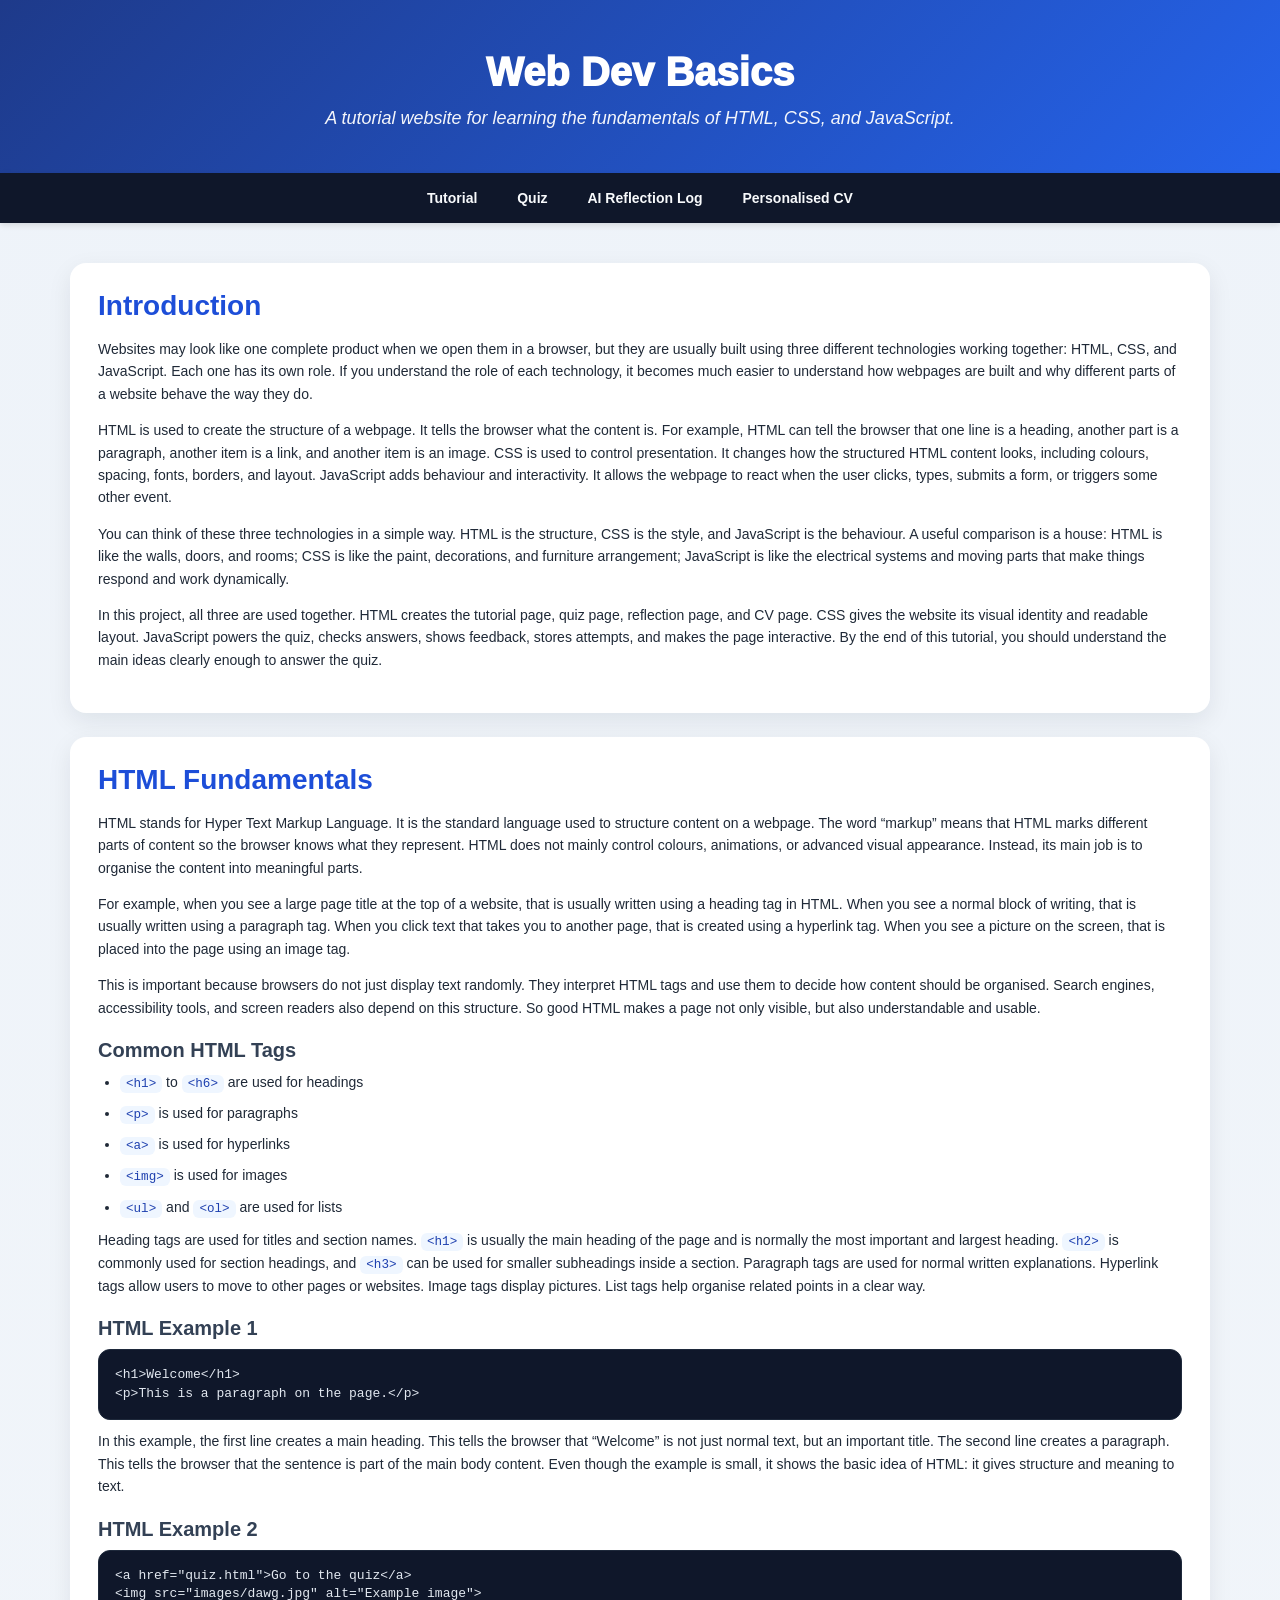
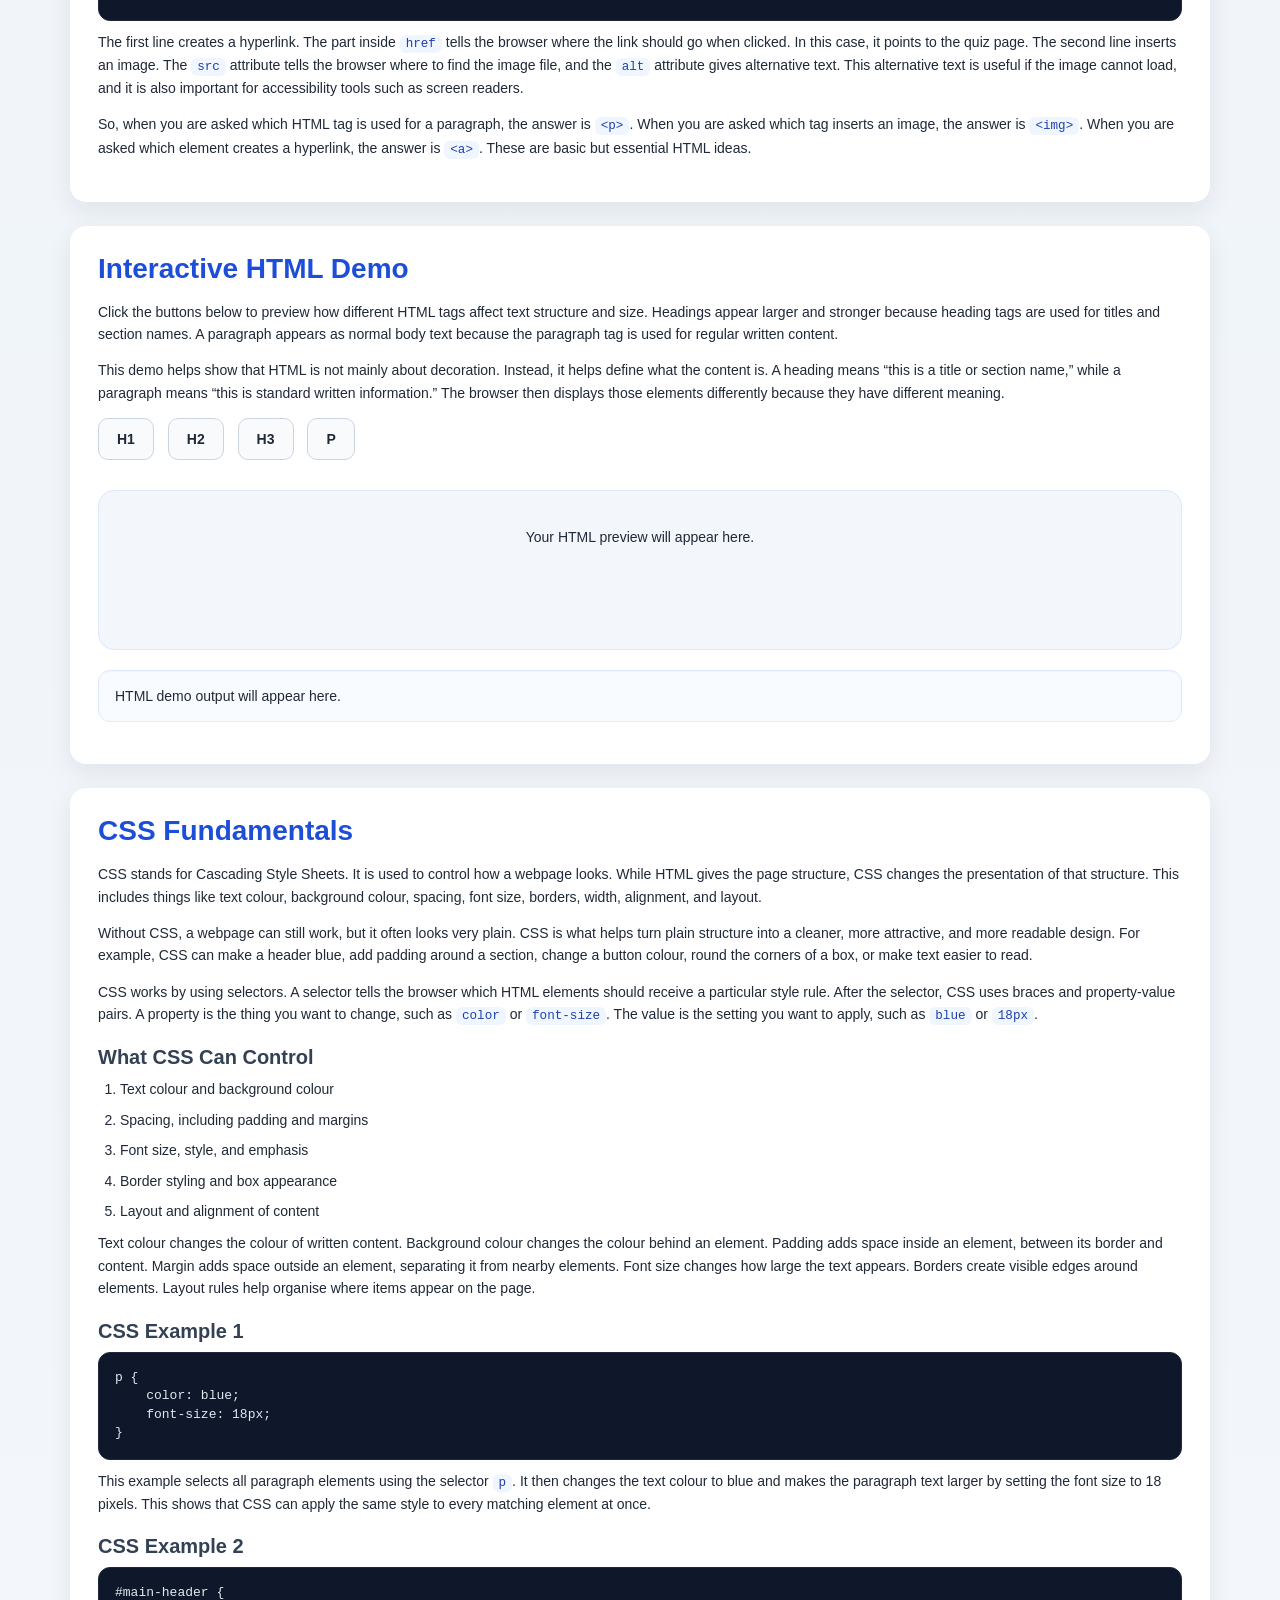
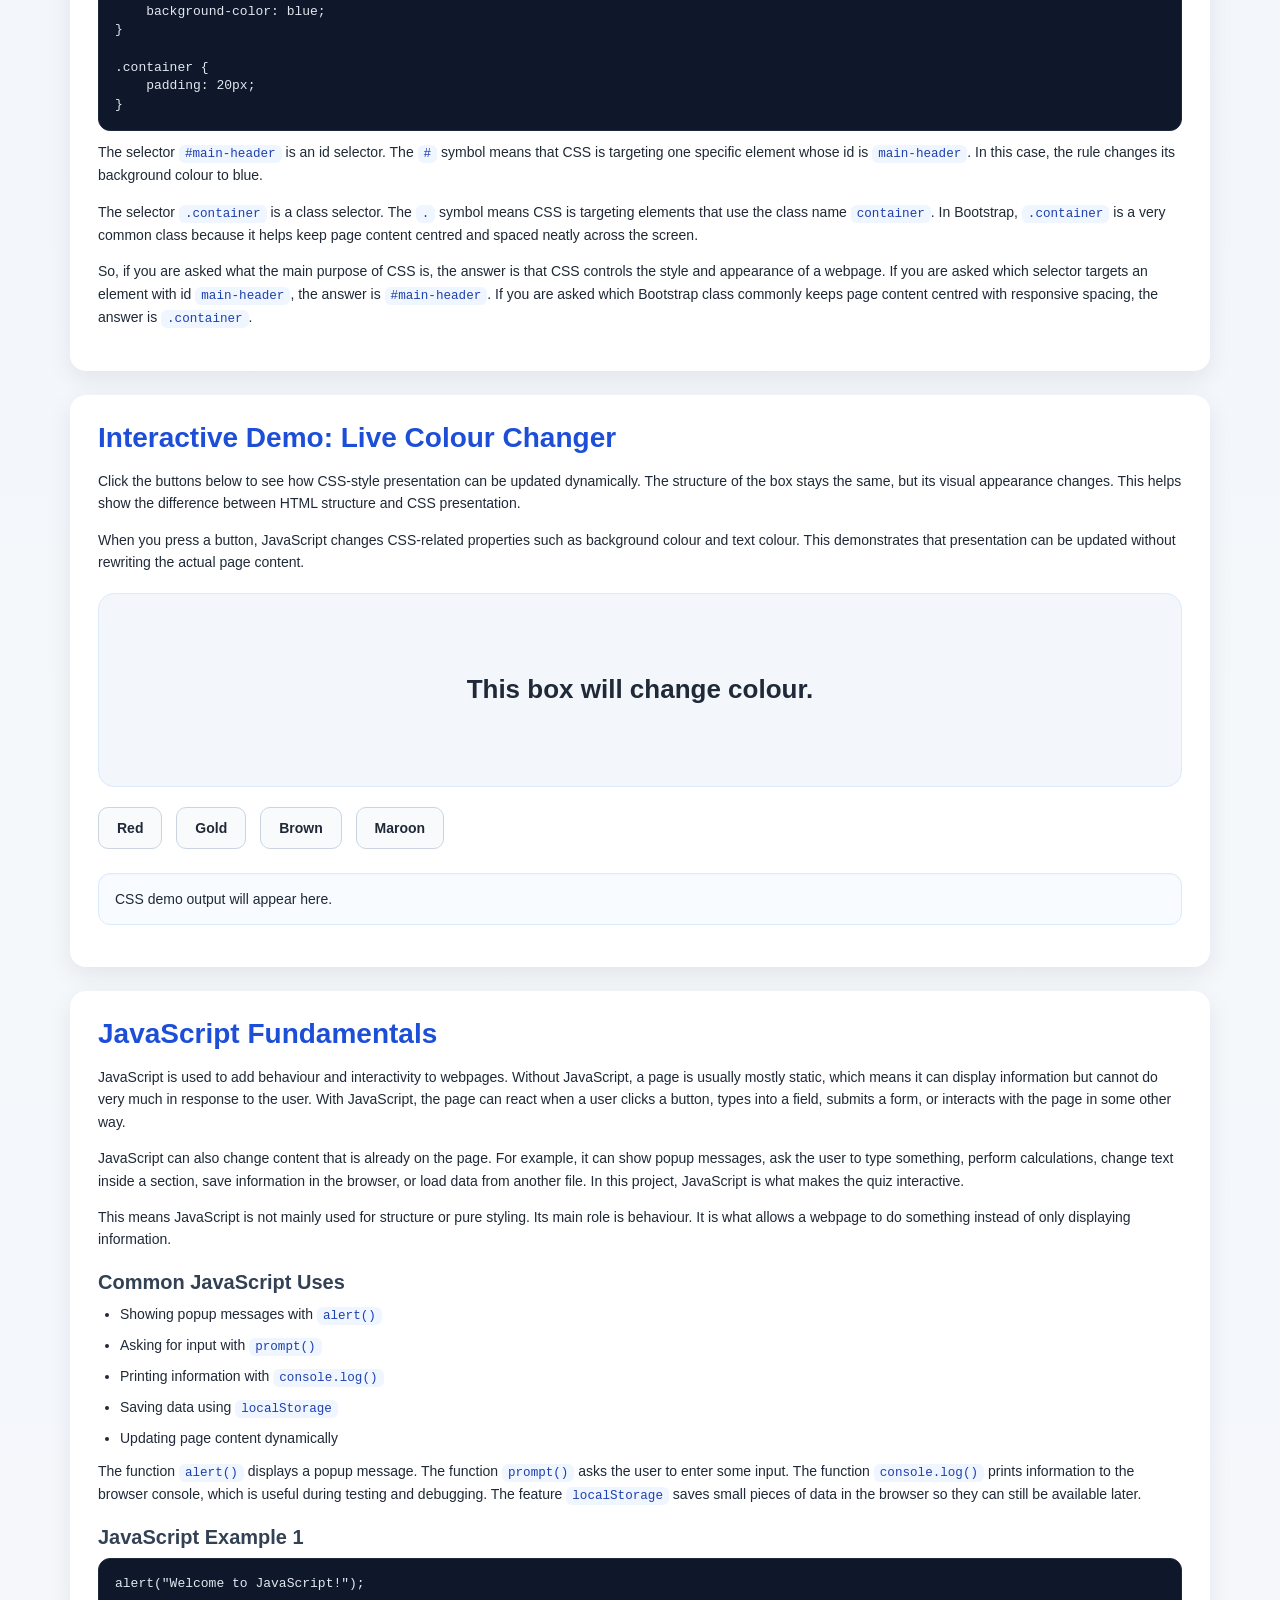
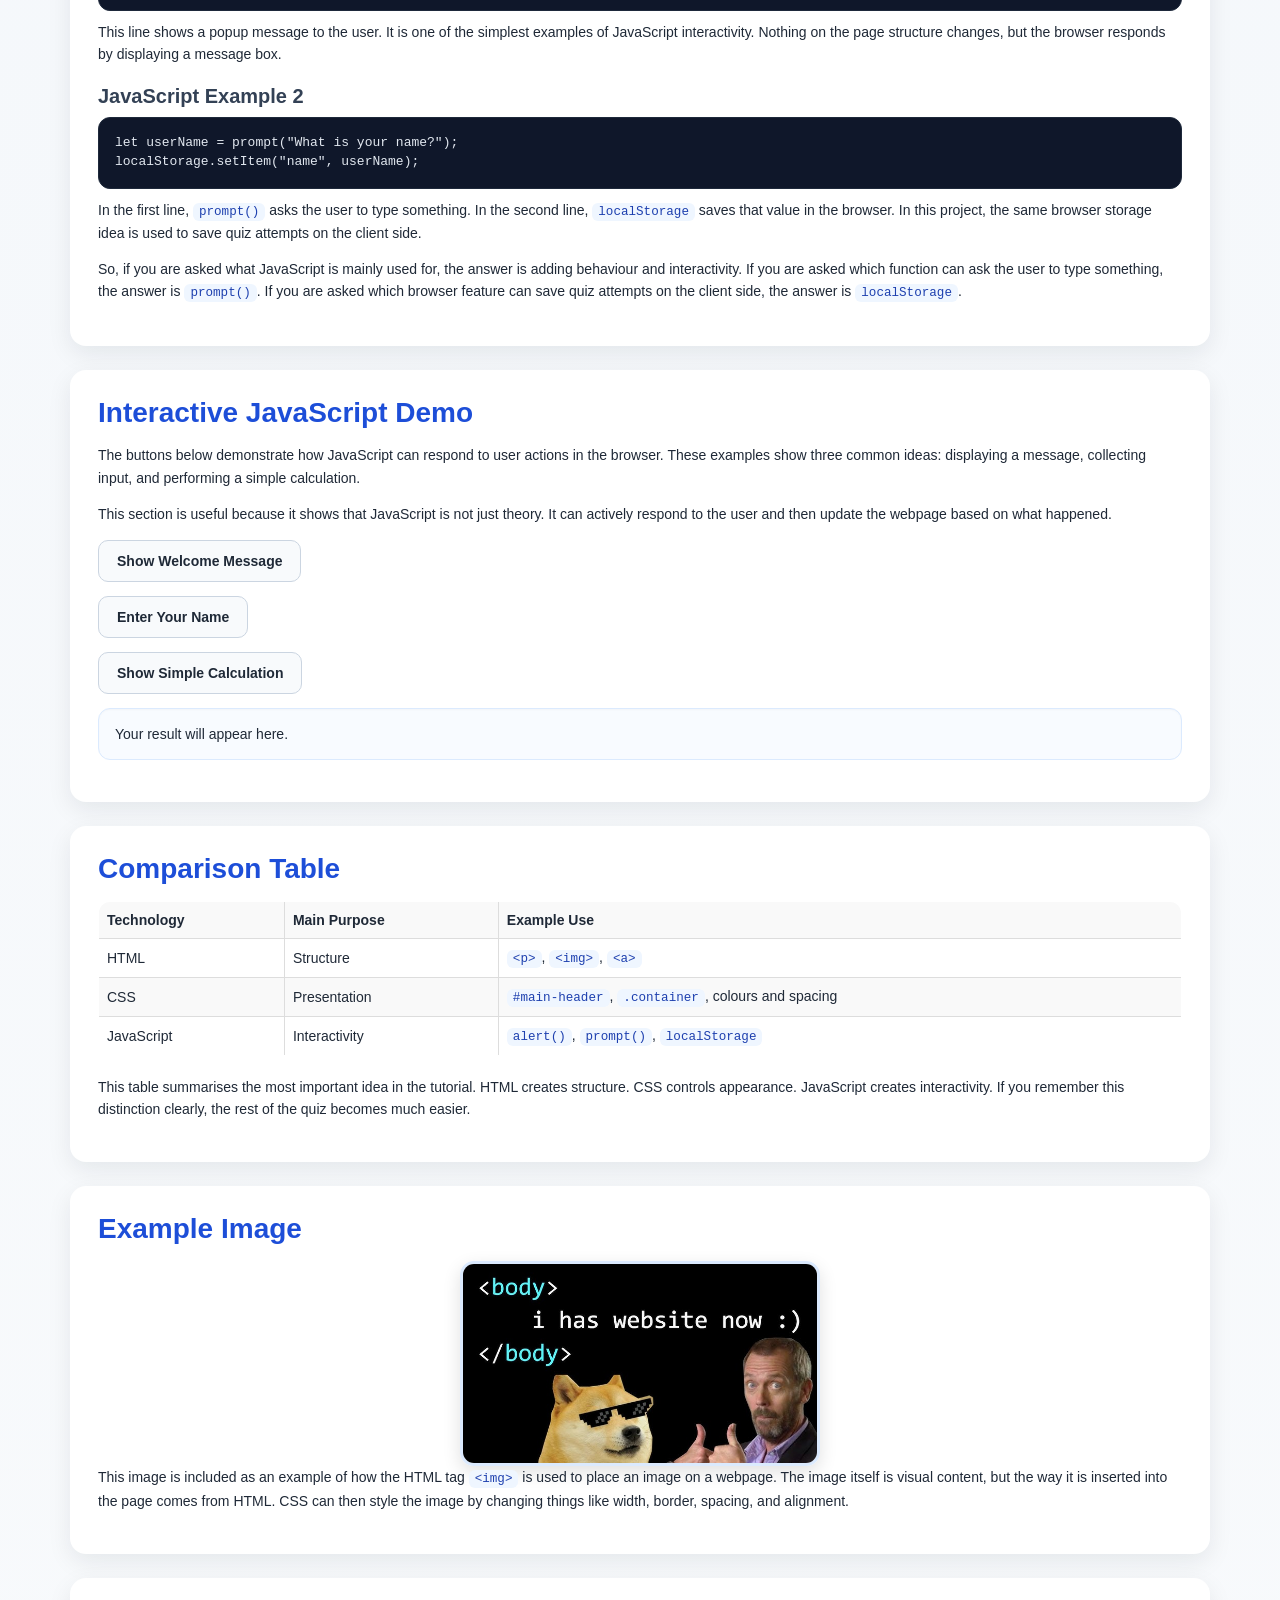
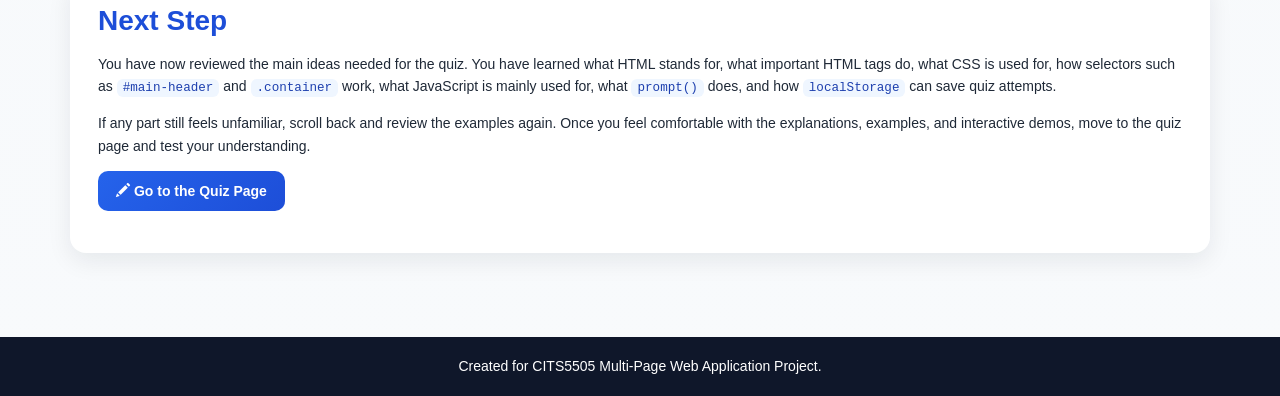
<file: index.html>
<!DOCTYPE html>
<html lang="en">
<head>
    <meta charset="UTF-8">
    <meta name="viewport" content="width=device-width, initial-scale=1">
    <title>Learn to Code</title>
    <link rel="stylesheet" href="https://cdn.jsdelivr.net/npm/bootstrap@3.4.1/dist/css/bootstrap.min.css">
    <link rel="stylesheet" type="text/css" href="css/style.css">
    <link rel="icon" type="image/png" href="images/code.png">
</head>
<body>
    <header id="main-header">
        <div class="container">
            <h1>Web Dev Basics</h1>
            <p class="tagline">A tutorial website for learning the fundamentals of HTML, CSS, and JavaScript.</p>
        </div>
    </header>

    <nav>
        <div class="container">
            <a href="index.html">Tutorial</a>
            <a href="quiz.html">Quiz</a>
            <a href="reflection.html">AI Reflection Log</a>
            <a href="cv.html">Personalised CV</a>
        </div>
    </nav>

    <main>
        <div class="container">
            <section class="content-section">
                <h2>Introduction</h2>
                <p>
                    Websites may look like one complete product when we open them in a browser, but they are usually
                    built using three different technologies working together: HTML, CSS, and JavaScript. Each one has
                    its own role. If you understand the role of each technology, it becomes much easier to understand
                    how webpages are built and why different parts of a website behave the way they do.
                </p>
                <p>
                    HTML is used to create the structure of a webpage. It tells the browser what the content is.
                    For example, HTML can tell the browser that one line is a heading, another part is a paragraph,
                    another item is a link, and another item is an image. CSS is used to control presentation. It
                    changes how the structured HTML content looks, including colours, spacing, fonts, borders, and layout.
                    JavaScript adds behaviour and interactivity. It allows the webpage to react when the user clicks,
                    types, submits a form, or triggers some other event.
                </p>
                <p>
                    You can think of these three technologies in a simple way. HTML is the structure, CSS is the
                    style, and JavaScript is the behaviour. A useful comparison is a house: HTML is like the walls,
                    doors, and rooms; CSS is like the paint, decorations, and furniture arrangement; JavaScript is
                    like the electrical systems and moving parts that make things respond and work dynamically.
                </p>
                <p>
                    In this project, all three are used together. HTML creates the tutorial page, quiz page, reflection
                    page, and CV page. CSS gives the website its visual identity and readable layout. JavaScript powers
                    the quiz, checks answers, shows feedback, stores attempts, and makes the page interactive. By the
                    end of this tutorial, you should understand the main ideas clearly enough to answer the quiz.
                </p>
            </section>

            <section class="content-section">
                <h2>HTML Fundamentals</h2>
                <p>
                    HTML stands for Hyper Text Markup Language. It is the standard language used to structure content on
                    a webpage. The word “markup” means that HTML marks different parts of content so the browser knows
                    what they represent. HTML does not mainly control colours, animations, or advanced visual appearance.
                    Instead, its main job is to organise the content into meaningful parts.
                </p>
                <p>
                    For example, when you see a large page title at the top of a website, that is usually written using
                    a heading tag in HTML. When you see a normal block of writing, that is usually written using a paragraph
                    tag. When you click text that takes you to another page, that is created using a hyperlink tag. When you
                    see a picture on the screen, that is placed into the page using an image tag.
                </p>
                <p>
                    This is important because browsers do not just display text randomly. They interpret HTML tags and use
                    them to decide how content should be organised. Search engines, accessibility tools, and screen readers
                    also depend on this structure. So good HTML makes a page not only visible, but also understandable and
                    usable.
                </p>

                <h3>Common HTML Tags</h3>
                <ul>
                    <li><code>&lt;h1&gt;</code> to <code>&lt;h6&gt;</code> are used for headings</li>
                    <li><code>&lt;p&gt;</code> is used for paragraphs</li>
                    <li><code>&lt;a&gt;</code> is used for hyperlinks</li>
                    <li><code>&lt;img&gt;</code> is used for images</li>
                    <li><code>&lt;ul&gt;</code> and <code>&lt;ol&gt;</code> are used for lists</li>
                </ul>

                <p>
                    Heading tags are used for titles and section names. <code>&lt;h1&gt;</code> is usually the main heading
                    of the page and is normally the most important and largest heading. <code>&lt;h2&gt;</code> is commonly
                    used for section headings, and <code>&lt;h3&gt;</code> can be used for smaller subheadings inside a section.
                    Paragraph tags are used for normal written explanations. Hyperlink tags allow users to move to other pages
                    or websites. Image tags display pictures. List tags help organise related points in a clear way.
                </p>

                <h3>HTML Example 1</h3>
                <pre><code>&lt;h1&gt;Welcome&lt;/h1&gt;
&lt;p&gt;This is a paragraph on the page.&lt;/p&gt;</code></pre>

                <p>
                    In this example, the first line creates a main heading. This tells the browser that “Welcome” is not just
                    normal text, but an important title. The second line creates a paragraph. This tells the browser that the
                    sentence is part of the main body content. Even though the example is small, it shows the basic idea of HTML:
                    it gives structure and meaning to text.
                </p>

                <h3>HTML Example 2</h3>
                <pre><code>&lt;a href="quiz.html"&gt;Go to the quiz&lt;/a&gt;
&lt;img src="images/dawg.jpg" alt="Example image"&gt;</code></pre>

                <p>
                    The first line creates a hyperlink. The part inside <code>href</code> tells the browser where the link
                    should go when clicked. In this case, it points to the quiz page. The second line inserts an image.
                    The <code>src</code> attribute tells the browser where to find the image file, and the <code>alt</code>
                    attribute gives alternative text. This alternative text is useful if the image cannot load, and it is also
                    important for accessibility tools such as screen readers.
                </p>
                <p>
                    So, when you are asked which HTML tag is used for a paragraph, the answer is <code>&lt;p&gt;</code>.
                    When you are asked which tag inserts an image, the answer is <code>&lt;img&gt;</code>. When you are
                    asked which element creates a hyperlink, the answer is <code>&lt;a&gt;</code>. These are basic but
                    essential HTML ideas.
                </p>
            </section>

            <section class="content-section">
                <h2>Interactive HTML Demo</h2>
                <p>
                    Click the buttons below to preview how different HTML tags affect text structure and size.
                    Headings appear larger and stronger because heading tags are used for titles and section names.
                    A paragraph appears as normal body text because the paragraph tag is used for regular written content.
                </p>
                <p>
                    This demo helps show that HTML is not mainly about decoration. Instead, it helps define what the content
                    is. A heading means “this is a title or section name,” while a paragraph means “this is standard written
                    information.” The browser then displays those elements differently because they have different meaning.
                </p>

                <p class="html-demo-buttons">
                    <button type="button" class="btn btn-default" onclick="showHtmlH1Demo()">H1</button>
                    <button type="button" class="btn btn-default" onclick="showHtmlH2Demo()">H2</button>
                    <button type="button" class="btn btn-default" onclick="showHtmlH3Demo()">H3</button>
                    <button type="button" class="btn btn-default" onclick="showHtmlPDemo()">P</button>
                </p>

                <div id="html-live-box" class="html-live-box">
                    <p id="html-live-text">Your HTML preview will appear here.</p>
                </div>

                <p id="html-demo-output">HTML demo output will appear here.</p>
            </section>

            <section class="content-section">
                <h2>CSS Fundamentals</h2>
                <p>
                    CSS stands for Cascading Style Sheets. It is used to control how a webpage looks. While HTML gives the
                    page structure, CSS changes the presentation of that structure. This includes things like text colour,
                    background colour, spacing, font size, borders, width, alignment, and layout.
                </p>
                <p>
                    Without CSS, a webpage can still work, but it often looks very plain. CSS is what helps turn plain
                    structure into a cleaner, more attractive, and more readable design. For example, CSS can make a header
                    blue, add padding around a section, change a button colour, round the corners of a box, or make text
                    easier to read.
                </p>
                <p>
                    CSS works by using selectors. A selector tells the browser which HTML elements should receive a particular
                    style rule. After the selector, CSS uses braces and property-value pairs. A property is the thing you want
                    to change, such as <code>color</code> or <code>font-size</code>. The value is the setting you want to
                    apply, such as <code>blue</code> or <code>18px</code>.
                </p>

                <h3>What CSS Can Control</h3>
                <ol>
                    <li>Text colour and background colour</li>
                    <li>Spacing, including padding and margins</li>
                    <li>Font size, style, and emphasis</li>
                    <li>Border styling and box appearance</li>
                    <li>Layout and alignment of content</li>
                </ol>

                <p>
                    Text colour changes the colour of written content. Background colour changes the colour behind an element.
                    Padding adds space inside an element, between its border and content. Margin adds space outside an element,
                    separating it from nearby elements. Font size changes how large the text appears. Borders create visible edges
                    around elements. Layout rules help organise where items appear on the page.
                </p>

                <h3>CSS Example 1</h3>
                <pre><code>p {
    color: blue;
    font-size: 18px;
}</code></pre>

                <p>
                    This example selects all paragraph elements using the selector <code>p</code>. It then changes the text
                    colour to blue and makes the paragraph text larger by setting the font size to 18 pixels. This shows that
                    CSS can apply the same style to every matching element at once.
                </p>

                <h3>CSS Example 2</h3>
                <pre><code>#main-header {
    background-color: blue;
}

.container {
    padding: 20px;
}</code></pre>

                <p>
                    The selector <code>#main-header</code> is an id selector. The <code>#</code> symbol means that CSS is
                    targeting one specific element whose id is <code>main-header</code>. In this case, the rule changes its
                    background colour to blue.
                </p>
                <p>
                    The selector <code>.container</code> is a class selector. The <code>.</code> symbol means CSS is targeting
                    elements that use the class name <code>container</code>. In Bootstrap, <code>.container</code> is a very
                    common class because it helps keep page content centred and spaced neatly across the screen.
                </p>
                <p>
                    So, if you are asked what the main purpose of CSS is, the answer is that CSS controls the style and appearance
                    of a webpage. If you are asked which selector targets an element with id <code>main-header</code>, the answer
                    is <code>#main-header</code>. If you are asked which Bootstrap class commonly keeps page content centred with
                    responsive spacing, the answer is <code>.container</code>.
                </p>
            </section>

            <section class="content-section css-demo-section">
                <h2>Interactive Demo: Live Colour Changer</h2>
                <p>
                    Click the buttons below to see how CSS-style presentation can be updated dynamically. The structure of the
                    box stays the same, but its visual appearance changes. This helps show the difference between HTML structure
                    and CSS presentation.
                </p>
                <p>
                    When you press a button, JavaScript changes CSS-related properties such as background colour and text colour.
                    This demonstrates that presentation can be updated without rewriting the actual page content.
                </p>

                <div id="css-live-box" class="css-live-box">
                    <p id="css-live-text">This box will change colour.</p>
                </div>

                <p class="css-demo-buttons">
                    <button type="button" class="btn btn-default" onclick="setCssDemoRed()">Red</button>
                    <button type="button" class="btn btn-default" onclick="setCssDemoGold()">Gold</button>
                    <button type="button" class="btn btn-default" onclick="setCssDemoBrown()">Brown</button>
                    <button type="button" class="btn btn-default" onclick="setCssDemoMaroon()">Maroon</button>
                </p>

                <p id="css-demo-output">CSS demo output will appear here.</p>
            </section>

            <section class="content-section">
                <h2>JavaScript Fundamentals</h2>
                <p>
                    JavaScript is used to add behaviour and interactivity to webpages. Without JavaScript, a page is usually
                    mostly static, which means it can display information but cannot do very much in response to the user.
                    With JavaScript, the page can react when a user clicks a button, types into a field, submits a form,
                    or interacts with the page in some other way.
                </p>
                <p>
                    JavaScript can also change content that is already on the page. For example, it can show popup messages,
                    ask the user to type something, perform calculations, change text inside a section, save information in
                    the browser, or load data from another file. In this project, JavaScript is what makes the quiz interactive.
                </p>
                <p>
                    This means JavaScript is not mainly used for structure or pure styling. Its main role is behaviour. It is
                    what allows a webpage to do something instead of only displaying information.
                </p>

                <h3>Common JavaScript Uses</h3>
                <ul>
                    <li>Showing popup messages with <code>alert()</code></li>
                    <li>Asking for input with <code>prompt()</code></li>
                    <li>Printing information with <code>console.log()</code></li>
                    <li>Saving data using <code>localStorage</code></li>
                    <li>Updating page content dynamically</li>
                </ul>

                <p>
                    The function <code>alert()</code> displays a popup message. The function <code>prompt()</code> asks the user
                    to enter some input. The function <code>console.log()</code> prints information to the browser console, which
                    is useful during testing and debugging. The feature <code>localStorage</code> saves small pieces of data in the
                    browser so they can still be available later.
                </p>

                <h3>JavaScript Example 1</h3>
                <pre><code>alert("Welcome to JavaScript!");</code></pre>

                <p>
                    This line shows a popup message to the user. It is one of the simplest examples of JavaScript interactivity.
                    Nothing on the page structure changes, but the browser responds by displaying a message box.
                </p>

                <h3>JavaScript Example 2</h3>
                <pre><code>let userName = prompt("What is your name?");
localStorage.setItem("name", userName);</code></pre>

                <p>
                    In the first line, <code>prompt()</code> asks the user to type something. In the second line,
                    <code>localStorage</code> saves that value in the browser. In this project, the same browser storage idea is
                    used to save quiz attempts on the client side.
                </p>
                <p>
                    So, if you are asked what JavaScript is mainly used for, the answer is adding behaviour and interactivity.
                    If you are asked which function can ask the user to type something, the answer is <code>prompt()</code>.
                    If you are asked which browser feature can save quiz attempts on the client side, the answer is
                    <code>localStorage</code>.
                </p>
            </section>

            <section class="content-section">
                <h2>Interactive JavaScript Demo</h2>
                <p>
                    The buttons below demonstrate how JavaScript can respond to user actions in the browser. These examples show
                    three common ideas: displaying a message, collecting input, and performing a simple calculation.
                </p>
                <p>
                    This section is useful because it shows that JavaScript is not just theory. It can actively respond to the
                    user and then update the webpage based on what happened.
                </p>

                <p>
                    <button type="button" class="btn btn-default" onclick="showWelcomeMessage()">
                        Show Welcome Message
                    </button>
                </p>

                <p>
                    <button type="button" class="btn btn-default" onclick="askVisitorName()">
                        Enter Your Name
                    </button>
                </p>

                <p>
                    <button type="button" class="btn btn-default" onclick="showAdditionResult()">
                        Show Simple Calculation
                    </button>
                </p>

                <p id="demo-output">Your result will appear here.</p>
            </section>

            <section class="content-section">
                <h2>Comparison Table</h2>
                <table class="table table-striped table-bordered table-hover">
                    <tr>
                        <th>Technology</th>
                        <th>Main Purpose</th>
                        <th>Example Use</th>
                    </tr>
                    <tr>
                        <td>HTML</td>
                        <td>Structure</td>
                        <td><code>&lt;p&gt;</code>, <code>&lt;img&gt;</code>, <code>&lt;a&gt;</code></td>
                    </tr>
                    <tr>
                        <td>CSS</td>
                        <td>Presentation</td>
                        <td><code>#main-header</code>, <code>.container</code>, colours and spacing</td>
                    </tr>
                    <tr>
                        <td>JavaScript</td>
                        <td>Interactivity</td>
                        <td><code>alert()</code>, <code>prompt()</code>, <code>localStorage</code></td>
                    </tr>
                </table>
                <p>
                    This table summarises the most important idea in the tutorial. HTML creates structure. CSS controls appearance.
                    JavaScript creates interactivity. If you remember this distinction clearly, the rest of the quiz becomes much easier.
                </p>
            </section>

            <section class="content-section">
                <h2>Example Image</h2>
                <img src="images/dawg.jpg" alt="Illustration representing web development" class="feature-image">
                <p>
                    This image is included as an example of how the HTML tag <code>&lt;img&gt;</code> is used to place an image
                    on a webpage. The image itself is visual content, but the way it is inserted into the page comes from HTML.
                    CSS can then style the image by changing things like width, border, spacing, and alignment.
                </p>
            </section>

            <section class="content-section action-section">
                <h2>Next Step</h2>
                <p>
                    You have now reviewed the main ideas needed for the quiz. You have learned what HTML stands for, what important
                    HTML tags do, what CSS is used for, how selectors such as <code>#main-header</code> and <code>.container</code>
                    work, what JavaScript is mainly used for, what <code>prompt()</code> does, and how <code>localStorage</code>
                    can save quiz attempts.
                </p>
                <p>
                    If any part still feels unfamiliar, scroll back and review the examples again. Once you feel comfortable with
                    the explanations, examples, and interactive demos, move to the quiz page and test your understanding.
                </p>
                <p>
                    <a href="quiz.html" class="btn btn-primary">
                        <span class="glyphicon glyphicon-pencil"></span> Go to the Quiz Page
                    </a>
                </p>
            </section>
        </div>
    </main>

    <footer>
        <div class="container">
            <p>Created for CITS5505 Multi-Page Web Application Project.</p>
        </div>
    </footer>

    <script src="js/script.js"></script>
    <script src="https://cdn.jsdelivr.net/npm/bootstrap@3.4.1/dist/js/bootstrap.min.js"></script>
</body>
</html>
</file>
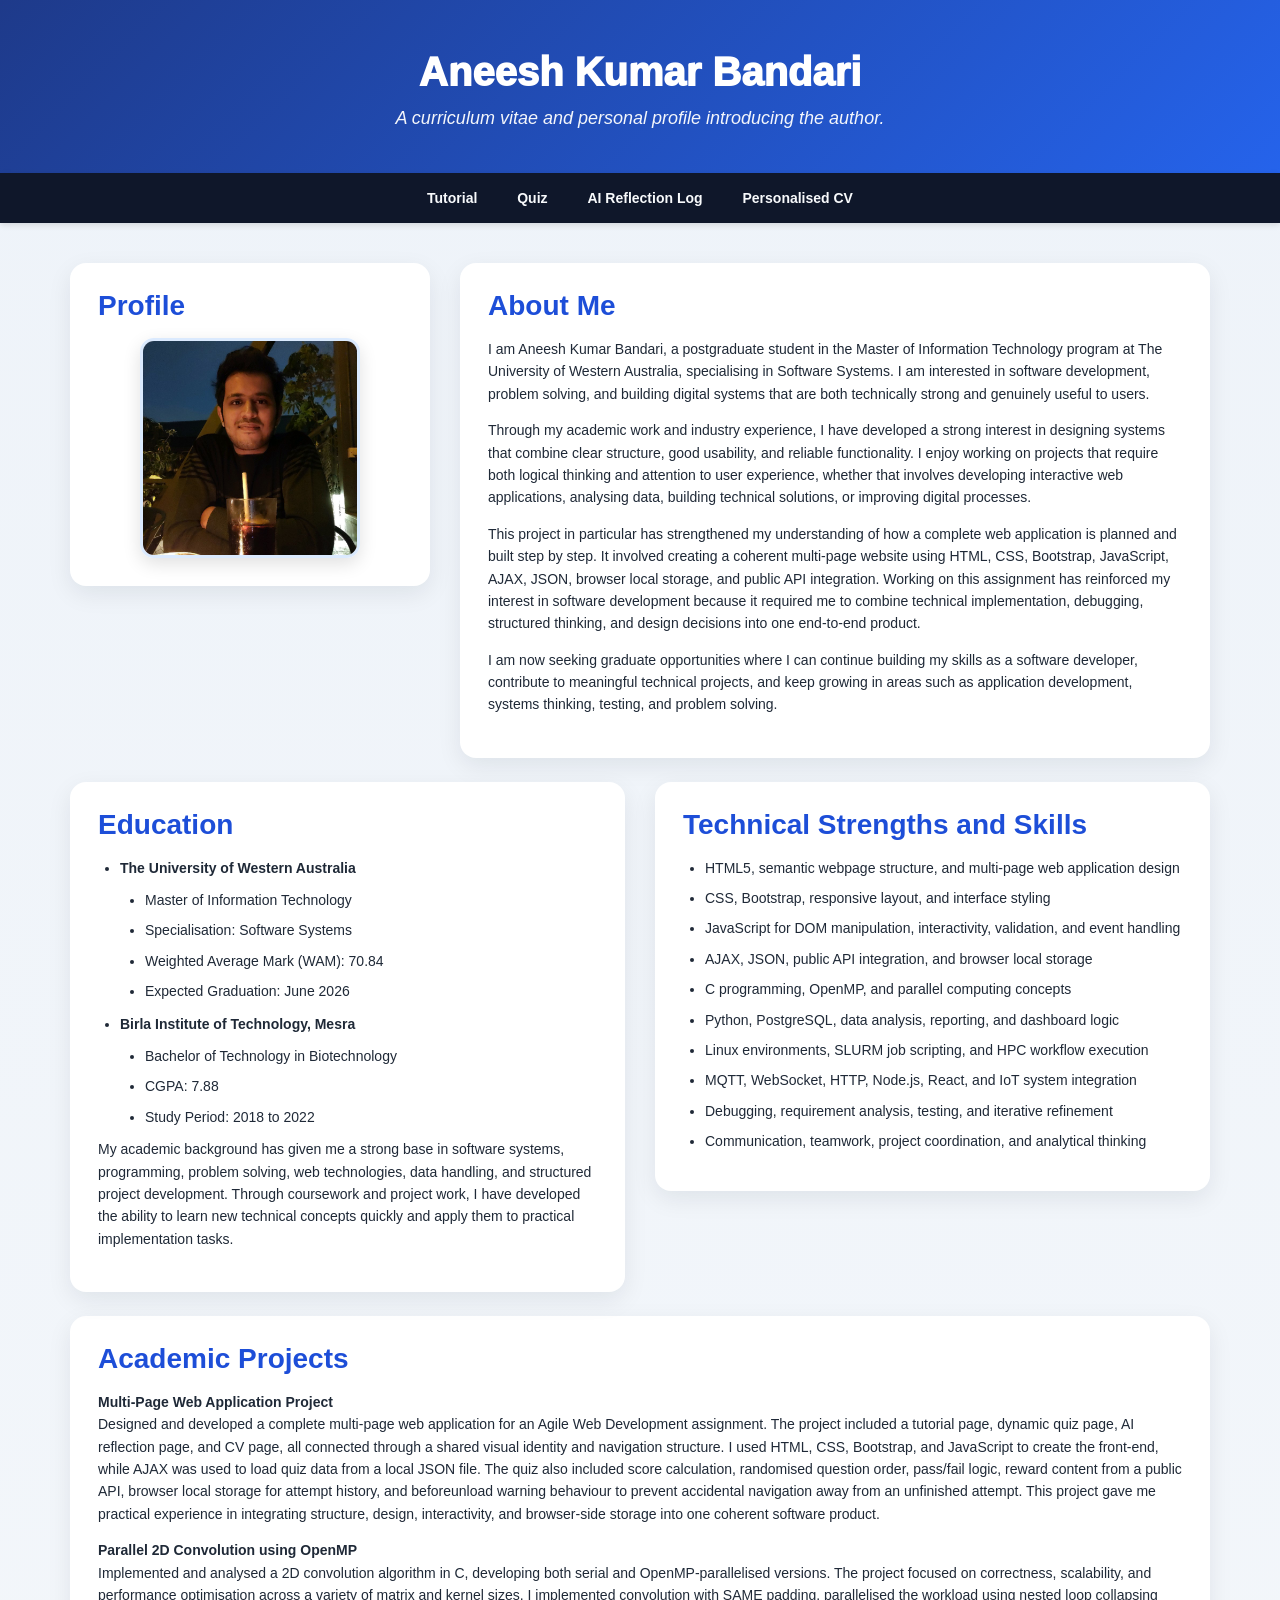
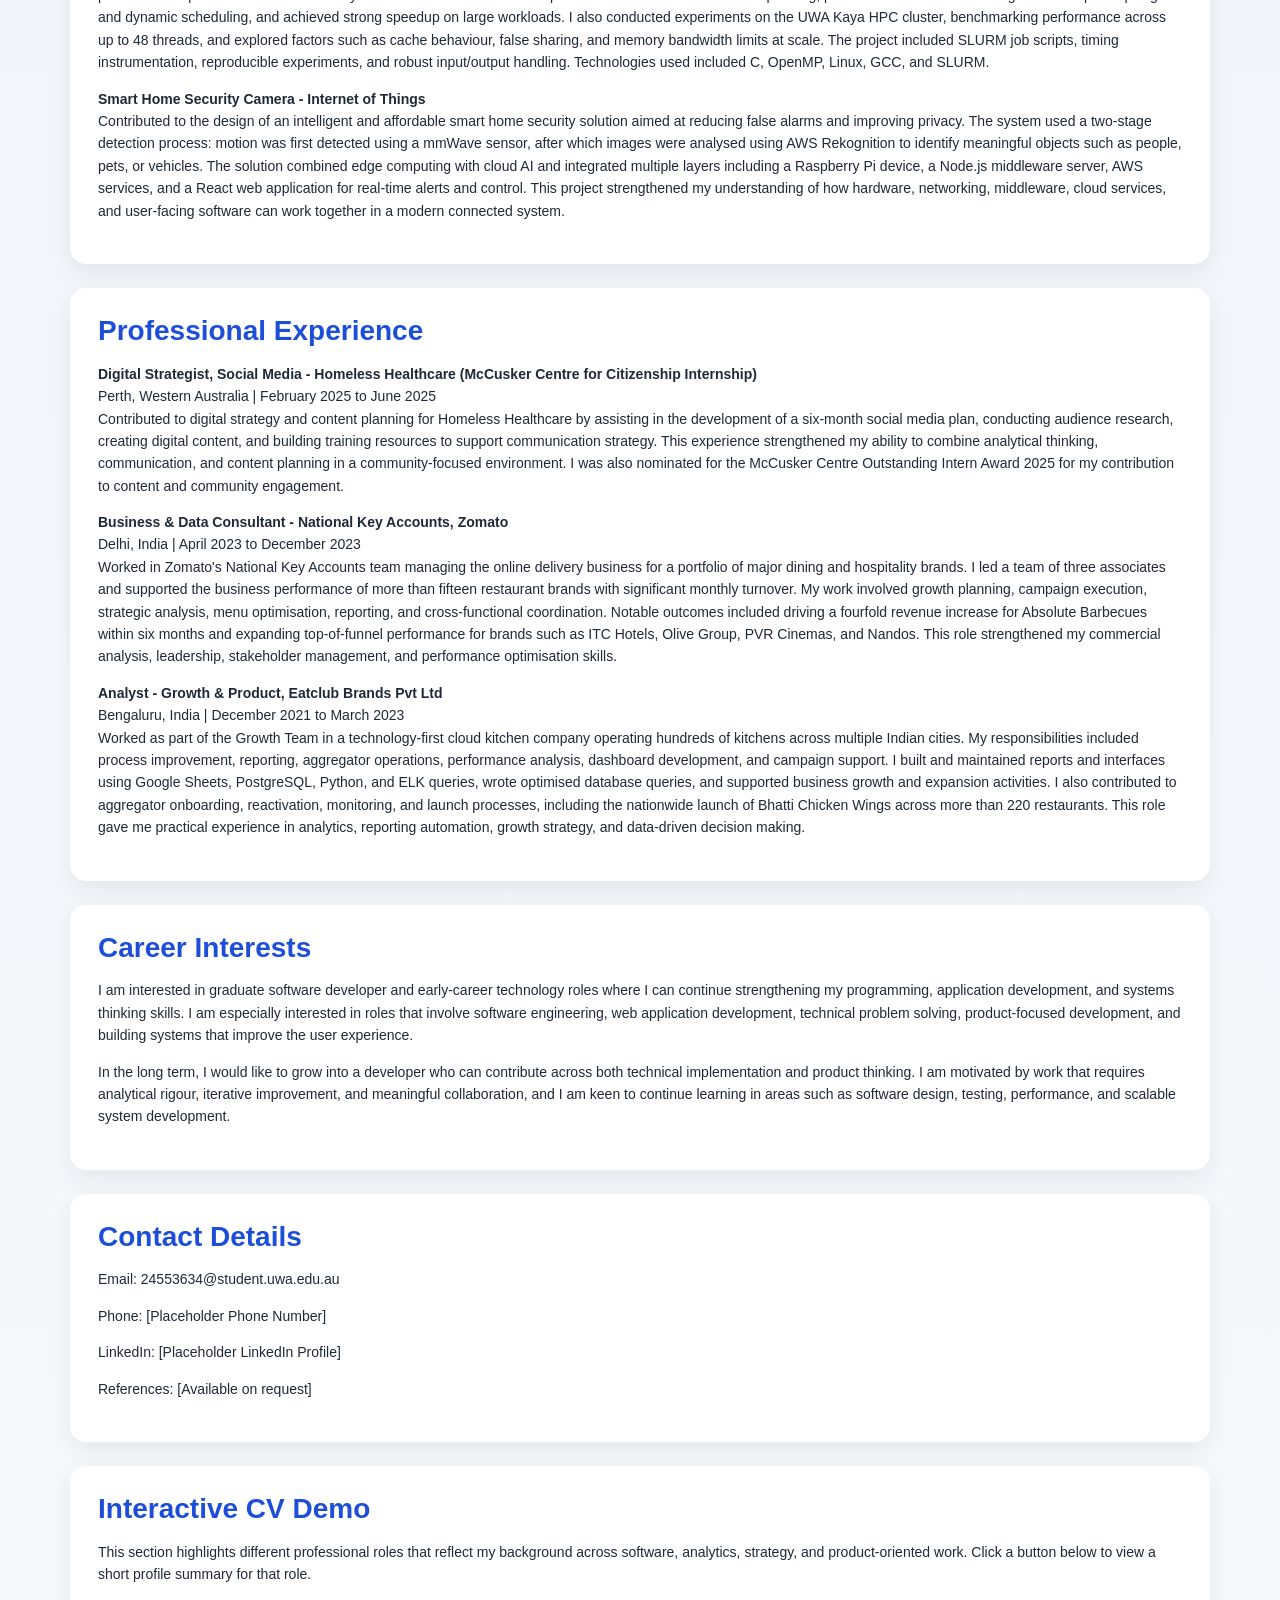
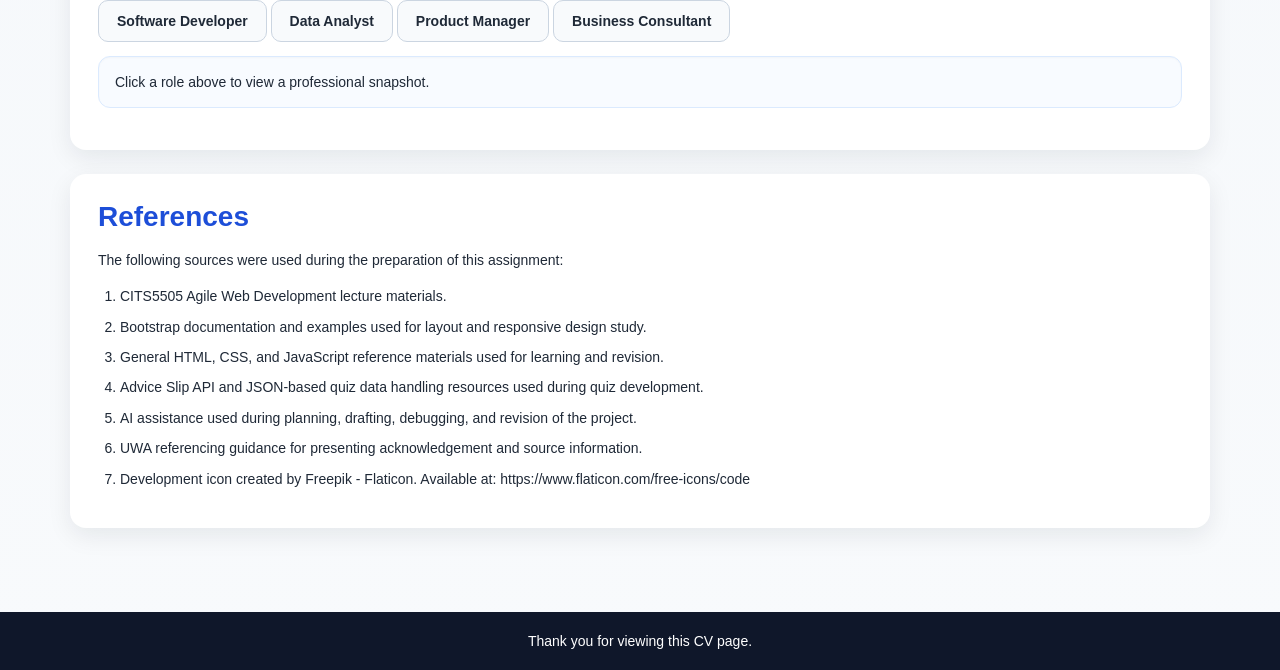
<file: cv.html>
<!DOCTYPE html>
<html lang="en">
<head>
    <meta charset="UTF-8">
    <meta name="viewport" content="width=device-width, initial-scale=1">
    <title>Aneesh Kumar - CV</title>
    <link rel="stylesheet" href="https://cdn.jsdelivr.net/npm/bootstrap@3.4.1/dist/css/bootstrap.min.css">
    <link rel="stylesheet" type="text/css" href="css/style.css">
    <link rel="icon" type="image/png" href="images/code.png">
</head>
<body>
    <header id="main-header">
        <div class="container">
            <h1>Aneesh Kumar Bandari</h1>
            <p class="tagline">A curriculum vitae and personal profile introducing the author.</p>
        </div>
    </header>

    <nav>
        <div class="container">
            <a href="index.html">Tutorial</a>
            <a href="quiz.html">Quiz</a>
            <a href="reflection.html">AI Reflection Log</a>
            <a href="cv.html">Personalised CV</a>
        </div>
    </nav>

    <main>
        <div class="container">
            <div class="row">
                <div class="col-md-4">
                    <section class="content-section">
                        <h2>Profile</h2>
                        <img src="images/pfp.jpeg" alt="Profile picture" class="profile-image">
                    </section>
                </div>

                <div class="col-md-8">
                    <section class="content-section">
                        <h2>About Me</h2>
                        <p>
                            I am Aneesh Kumar Bandari, a postgraduate student in the Master of Information Technology
                            program at The University of Western Australia, specialising in Software Systems. I am
                            interested in software development, problem solving, and building digital systems that are
                            both technically strong and genuinely useful to users.
                        </p>
                        <p>
                            Through my academic work and industry experience, I have developed a strong interest in
                            designing systems that combine clear structure, good usability, and reliable functionality.
                            I enjoy working on projects that require both logical thinking and attention to user
                            experience, whether that involves developing interactive web applications, analysing data,
                            building technical solutions, or improving digital processes.
                        </p>
                        <p>
                            This project in particular has strengthened my understanding of how a complete web
                            application is planned and built step by step. It involved creating a coherent multi-page
                            website using HTML, CSS, Bootstrap, JavaScript, AJAX, JSON, browser local storage, and
                            public API integration. Working on this assignment has reinforced my interest in software
                            development because it required me to combine technical implementation, debugging,
                            structured thinking, and design decisions into one end-to-end product.
                        </p>
                        <p>
                            I am now seeking graduate opportunities where I can continue building my skills as a
                            software developer, contribute to meaningful technical projects, and keep growing in areas
                            such as application development, systems thinking, testing, and problem solving.
                        </p>
                    </section>
                </div>
            </div>

            <div class="row">
                <div class="col-md-6">
                    <section class="content-section">
                        <h2>Education</h2>
                        <ul>
                            <li><strong>The University of Western Australia</strong></li>
                        </ul>
                        <ul style="margin-left: 25px;">
                            <li>Master of Information Technology</li>
                            <li>Specialisation: Software Systems</li>
                            <li>Weighted Average Mark (WAM): 70.84</li>
                            <li>Expected Graduation: June 2026</li>
                        </ul>

                        <ul>
                            <li><strong>Birla Institute of Technology, Mesra</strong></li>
                        </ul>
                        <ul style="margin-left: 25px;">
                            <li>Bachelor of Technology in Biotechnology</li>
                            <li>CGPA: 7.88</li>
                            <li>Study Period: 2018 to 2022</li>
                        </ul>

                        <p>
                            My academic background has given me a strong base in software systems, programming,
                            problem solving, web technologies, data handling, and structured project development.
                            Through coursework and project work, I have developed the ability to learn new technical
                            concepts quickly and apply them to practical implementation tasks.
                        </p>
                    </section>
                </div>

                <div class="col-md-6">
                    <section class="content-section">
                        <h2>Technical Strengths and Skills</h2>
                        <ul>
                            <li>HTML5, semantic webpage structure, and multi-page web application design</li>
                            <li>CSS, Bootstrap, responsive layout, and interface styling</li>
                            <li>JavaScript for DOM manipulation, interactivity, validation, and event handling</li>
                            <li>AJAX, JSON, public API integration, and browser local storage</li>
                            <li>C programming, OpenMP, and parallel computing concepts</li>
                            <li>Python, PostgreSQL, data analysis, reporting, and dashboard logic</li>
                            <li>Linux environments, SLURM job scripting, and HPC workflow execution</li>
                            <li>MQTT, WebSocket, HTTP, Node.js, React, and IoT system integration</li>
                            <li>Debugging, requirement analysis, testing, and iterative refinement</li>
                            <li>Communication, teamwork, project coordination, and analytical thinking</li>
                        </ul>
                    </section>
                </div>
            </div>

            <section class="content-section">
                <h2>Academic Projects</h2>
                <p>
                    <strong>Multi-Page Web Application Project</strong><br>
                    Designed and developed a complete multi-page web application for an Agile Web Development
                    assignment. The project included a tutorial page, dynamic quiz page, AI reflection page, and CV
                    page, all connected through a shared visual identity and navigation structure. I used HTML, CSS,
                    Bootstrap, and JavaScript to create the front-end, while AJAX was used to load quiz data from a
                    local JSON file. The quiz also included score calculation, randomised question order, pass/fail
                    logic, reward content from a public API, browser local storage for attempt history, and
                    beforeunload warning behaviour to prevent accidental navigation away from an unfinished attempt.
                    This project gave me practical experience in integrating structure, design, interactivity, and
                    browser-side storage into one coherent software product.
                </p>
                <p>
                    <strong>Parallel 2D Convolution using OpenMP</strong><br>
                    Implemented and analysed a 2D convolution algorithm in C, developing both serial and
                    OpenMP-parallelised versions. The project focused on correctness, scalability, and performance
                    optimisation across a variety of matrix and kernel sizes. I implemented convolution with SAME
                    padding, parallelised the workload using nested loop collapsing and dynamic scheduling, and
                    achieved strong speedup on large workloads. I also conducted experiments on the UWA Kaya HPC
                    cluster, benchmarking performance across up to 48 threads, and explored factors such as cache
                    behaviour, false sharing, and memory bandwidth limits at scale. The project included SLURM job
                    scripts, timing instrumentation, reproducible experiments, and robust input/output handling.
                    Technologies used included C, OpenMP, Linux, GCC, and SLURM.
                </p>
                <p>
                    <strong>Smart Home Security Camera - Internet of Things</strong><br>
                    Contributed to the design of an intelligent and affordable smart home security solution aimed at
                    reducing false alarms and improving privacy. The system used a two-stage detection process:
                    motion was first detected using a mmWave sensor, after which images were analysed using AWS
                    Rekognition to identify meaningful objects such as people, pets, or vehicles. The solution
                    combined edge computing with cloud AI and integrated multiple layers including a Raspberry Pi
                    device, a Node.js middleware server, AWS services, and a React web application for real-time
                    alerts and control. This project strengthened my understanding of how hardware, networking,
                    middleware, cloud services, and user-facing software can work together in a modern connected system.
                </p>
            </section>

            <section class="content-section">
                <h2>Professional Experience</h2>
                <p>
                    <strong>Digital Strategist, Social Media - Homeless Healthcare (McCusker Centre for Citizenship Internship)</strong><br>
                    Perth, Western Australia | February 2025 to June 2025<br>
                    Contributed to digital strategy and content planning for Homeless Healthcare by assisting in the
                    development of a six-month social media plan, conducting audience research, creating digital
                    content, and building training resources to support communication strategy. This experience
                    strengthened my ability to combine analytical thinking, communication, and content planning in a
                    community-focused environment. I was also nominated for the McCusker Centre Outstanding Intern
                    Award 2025 for my contribution to content and community engagement.
                </p>
                <p>
                    <strong>Business & Data Consultant - National Key Accounts, Zomato</strong><br>
                    Delhi, India | April 2023 to December 2023<br>
                    Worked in Zomato's National Key Accounts team managing the online delivery business for a
                    portfolio of major dining and hospitality brands. I led a team of three associates and supported
                    the business performance of more than fifteen restaurant brands with significant monthly turnover.
                    My work involved growth planning, campaign execution, strategic analysis, menu optimisation,
                    reporting, and cross-functional coordination. Notable outcomes included driving a fourfold revenue
                    increase for Absolute Barbecues within six months and expanding top-of-funnel performance for
                    brands such as ITC Hotels, Olive Group, PVR Cinemas, and Nandos. This role strengthened my
                    commercial analysis, leadership, stakeholder management, and performance optimisation skills.
                </p>
                <p>
                    <strong>Analyst - Growth & Product, Eatclub Brands Pvt Ltd</strong><br>
                    Bengaluru, India | December 2021 to March 2023<br>
                    Worked as part of the Growth Team in a technology-first cloud kitchen company operating hundreds
                    of kitchens across multiple Indian cities. My responsibilities included process improvement,
                    reporting, aggregator operations, performance analysis, dashboard development, and campaign
                    support. I built and maintained reports and interfaces using Google Sheets, PostgreSQL, Python,
                    and ELK queries, wrote optimised database queries, and supported business growth and expansion
                    activities. I also contributed to aggregator onboarding, reactivation, monitoring, and launch
                    processes, including the nationwide launch of Bhatti Chicken Wings across more than 220
                    restaurants. This role gave me practical experience in analytics, reporting automation, growth
                    strategy, and data-driven decision making.
                </p>
            </section>

            <section class="content-section">
                <h2>Career Interests</h2>
                <p>
                    I am interested in graduate software developer and early-career technology roles where I can
                    continue strengthening my programming, application development, and systems thinking skills.
                    I am especially interested in roles that involve software engineering, web application
                    development, technical problem solving, product-focused development, and building systems that
                    improve the user experience.
                </p>
                <p>
                    In the long term, I would like to grow into a developer who can contribute across both technical
                    implementation and product thinking. I am motivated by work that requires analytical rigour,
                    iterative improvement, and meaningful collaboration, and I am keen to continue learning in areas
                    such as software design, testing, performance, and scalable system development.
                </p>
            </section>

            <section class="content-section">
                <h2>Contact Details</h2>
                <p>Email: 24553634@student.uwa.edu.au</p>
                <p>Phone: [Placeholder Phone Number]</p>
                <p>LinkedIn: [Placeholder LinkedIn Profile]</p>
                <p>References: [Available on request]</p>
            </section>

            <section class="content-section">
                <h2>Interactive CV Demo</h2>
                <p>
                    This section highlights different professional roles that reflect my background across
                    software, analytics, strategy, and product-oriented work. Click a button below to view
                    a short profile summary for that role.
                </p>

                <p>
                    <button type="button" class="btn btn-default" onclick="showSoftwareDeveloper()">
                        Software Developer
                    </button>
                    <button type="button" class="btn btn-default" onclick="showDataAnalyst()">
                        Data Analyst
                    </button>
                    <button type="button" class="btn btn-default" onclick="showProductManager()">
                        Product Manager
                    </button>
                    <button type="button" class="btn btn-default" onclick="showBusinessConsultant()">
                        Business Consultant
                    </button>
                </p>

                <p id="cv-output">Click a role above to view a professional snapshot.</p>
            </section>

            <section class="content-section">
                <h2>References</h2>
                <p>The following sources were used during the preparation of this assignment:</p>
                <ol>
                    <li>CITS5505 Agile Web Development lecture materials.</li>
                    <li>Bootstrap documentation and examples used for layout and responsive design study.</li>
                    <li>General HTML, CSS, and JavaScript reference materials used for learning and revision.</li>
                    <li>Advice Slip API and JSON-based quiz data handling resources used during quiz development.</li>
                    <li>AI assistance used during planning, drafting, debugging, and revision of the project.</li>
                    <li>UWA referencing guidance for presenting acknowledgement and source information.</li>
                    <li>Development icon created by Freepik - Flaticon. Available at: https://www.flaticon.com/free-icons/code</li>
                </ol>
            </section>
        </div>
    </main>

    <footer>
        <div class="container">
            <p>Thank you for viewing this CV page.</p>
        </div>
    </footer>

    <script src="js/script.js"></script>
    <script src="https://cdn.jsdelivr.net/npm/bootstrap@3.4.1/dist/js/bootstrap.min.js"></script>
</body>
</html>
</file>
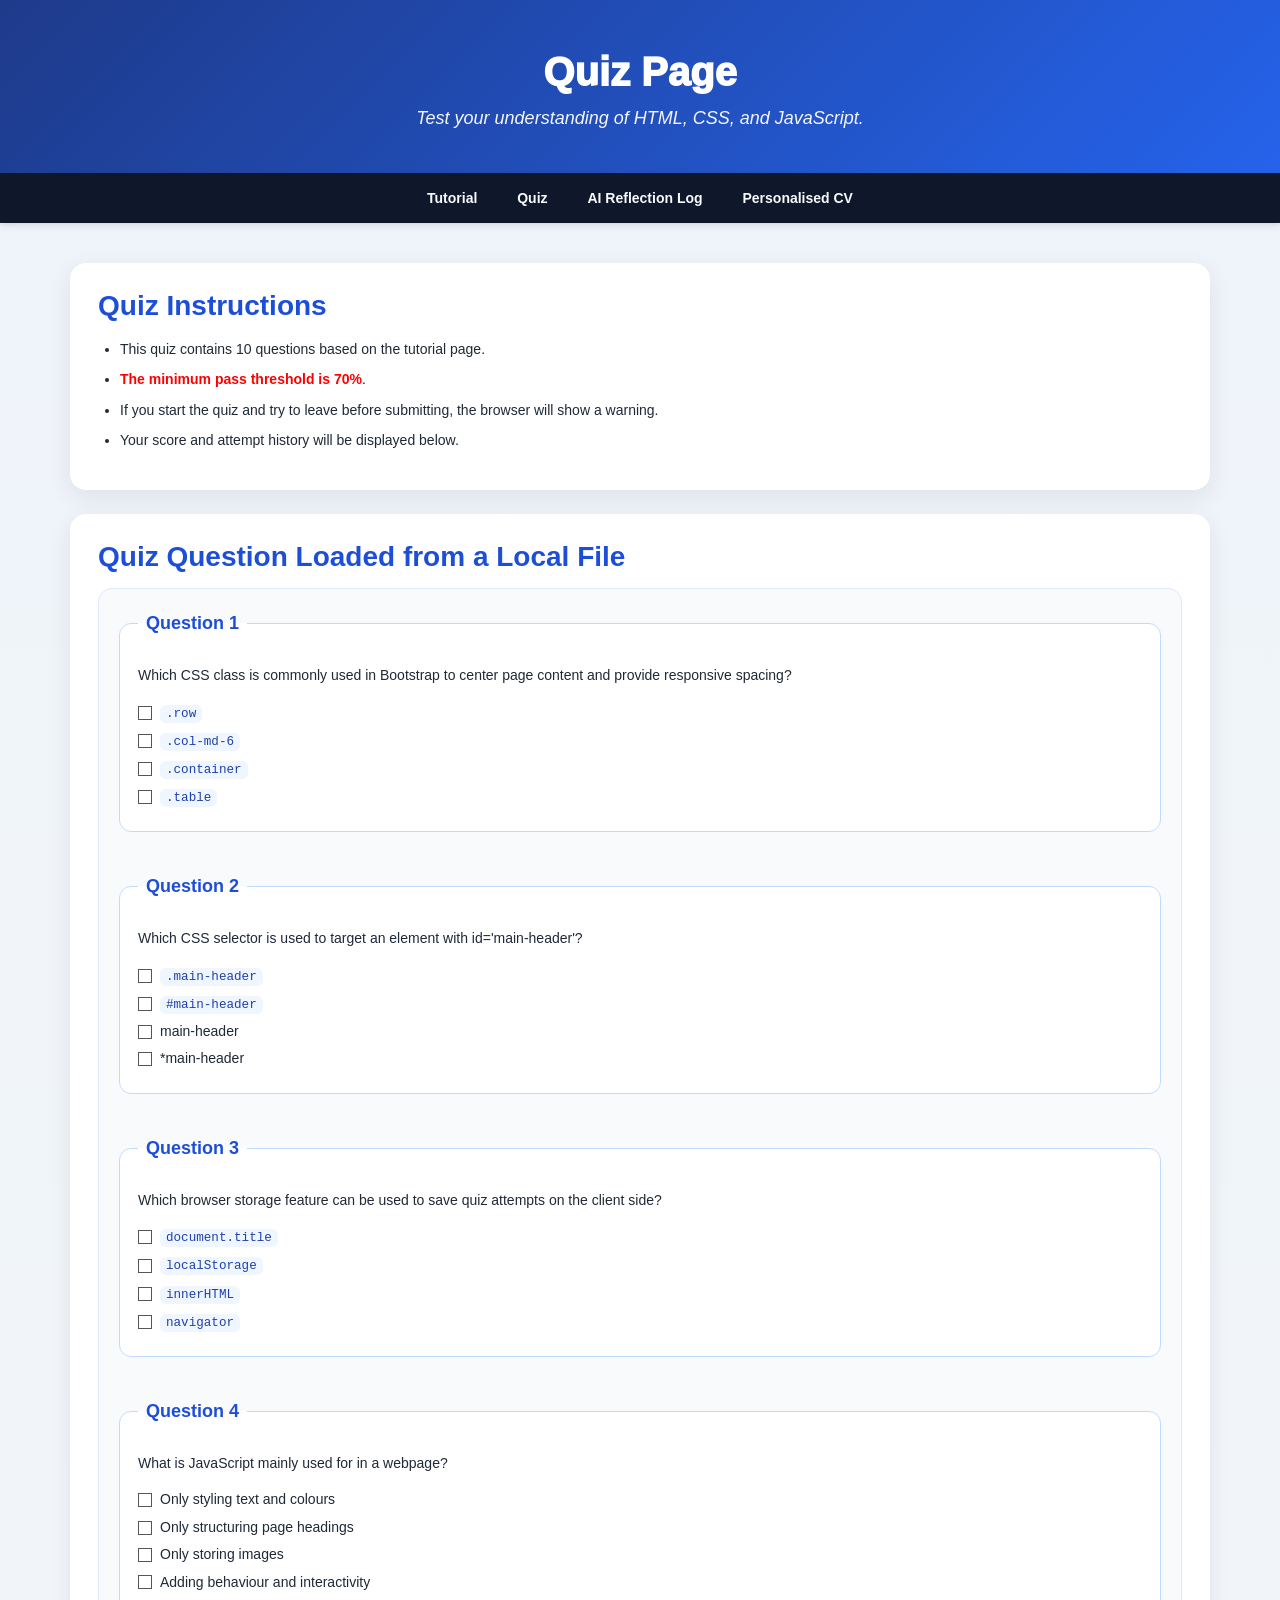
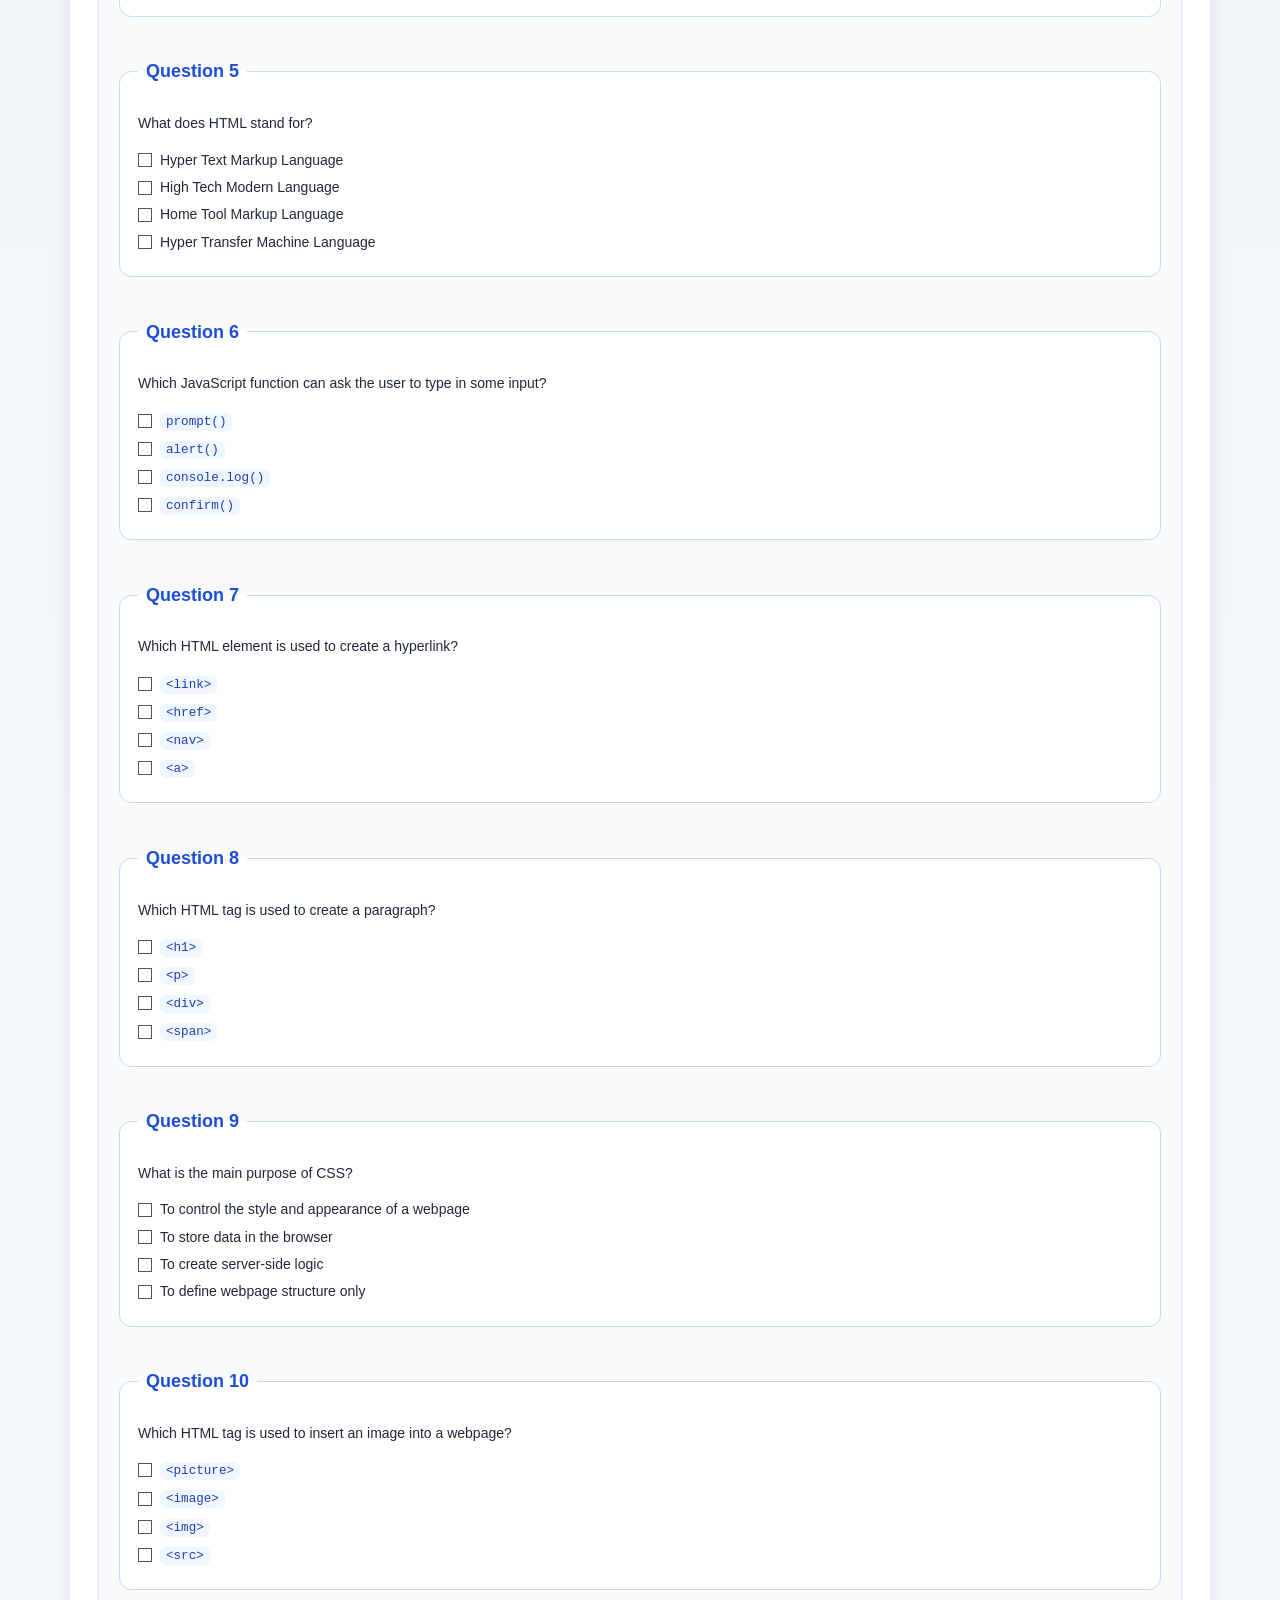
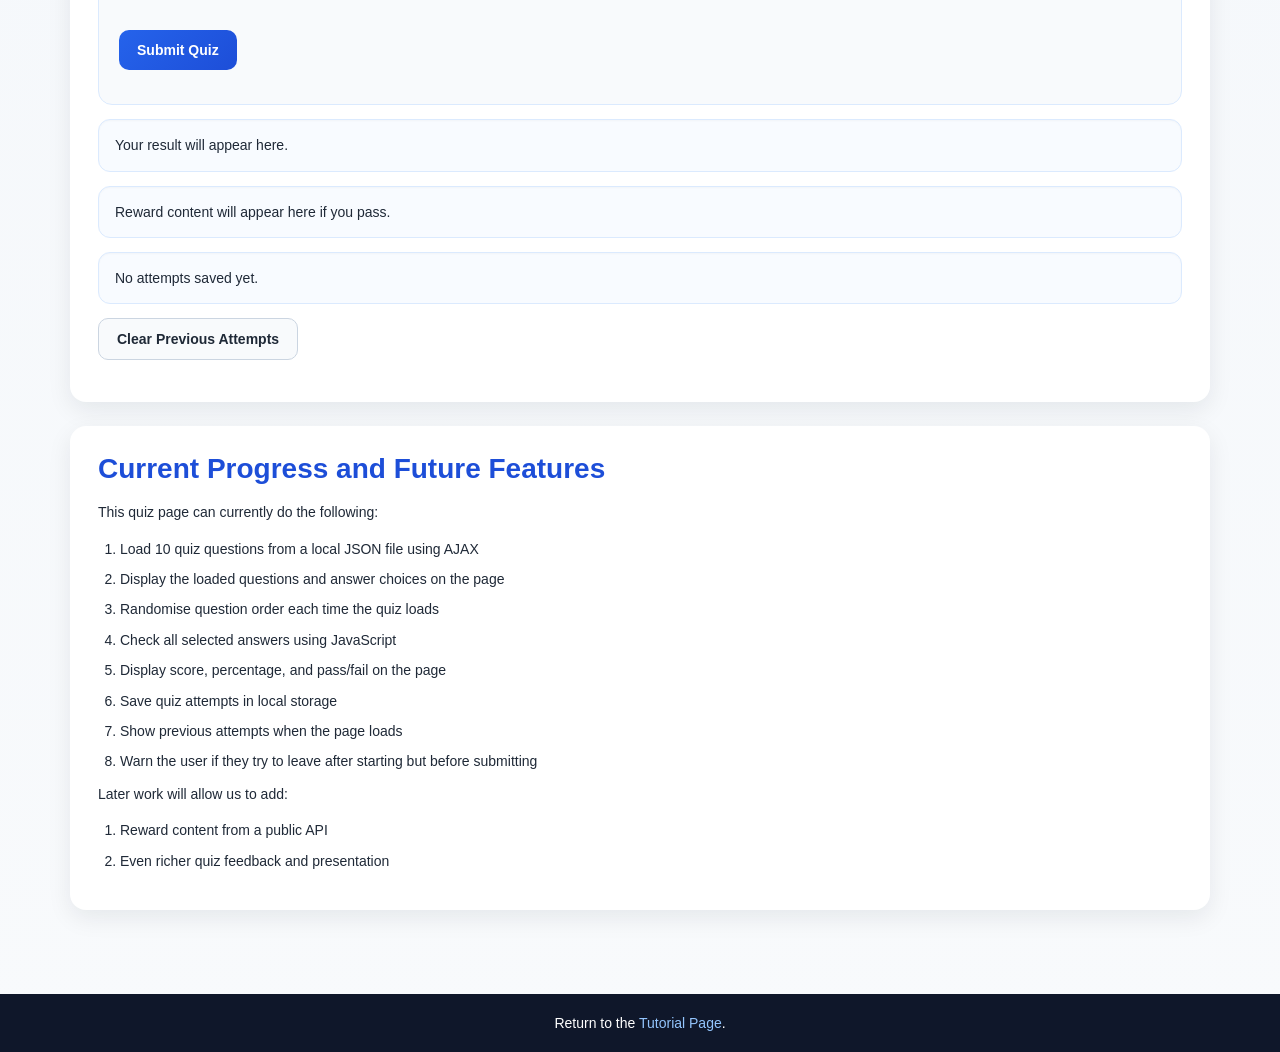
<file: quiz.html>
<!DOCTYPE html>
<html lang="en">
<head>
    <meta charset="UTF-8">
    <meta name="viewport" content="width=device-width, initial-scale=1">
    <title>Web Learning Hub - Quiz</title>
    <link rel="stylesheet" href="https://cdn.jsdelivr.net/npm/bootstrap@3.4.1/dist/css/bootstrap.min.css">
    <link rel="stylesheet" type="text/css" href="css/style.css">
    <link rel="icon" type="image/png" href="images/code.png">
</head>
<body onload="showQuizHistory(); loadQuizQuestion();">
    <header id="main-header">
        <div class="container">
            <h1>Quiz Page</h1>
            <p class="tagline">Test your understanding of HTML, CSS, and JavaScript.</p>
        </div>
    </header>

    <nav>
        <div class="container">
            <a href="index.html">Tutorial</a>
            <a href="quiz.html">Quiz</a>
            <a href="reflection.html">AI Reflection Log</a>
            <a href="cv.html">Personalised CV</a>
        </div>
    </nav>

    <main>
        <div class="container">
            <section class="content-section">
                <h2>Quiz Instructions</h2>
                <ul>
                    <li>This quiz contains 10 questions based on the tutorial page.</li>
                    <li><span style="color: red; font-weight: bold;">The minimum pass threshold is 70%</span>.</li>
                    <li>If you start the quiz and try to leave before submitting, the browser will show a warning.</li>
                    <li>Your score and attempt history will be displayed below.</li>
                </ul>
            </section>

            <section class="content-section">
                <h2>Quiz Question Loaded from a Local File</h2>

                <form id="quiz-form" action="#" method="get">
                    <div id="quiz-container">
                        <p>Loading question...</p>
                    </div>

                    <p>
                        <button type="button" class="btn btn-primary" onclick="gradeSampleQuiz()">
                            Submit Quiz
                        </button>
                    </p>
                </form>

                <p id="quiz-result">Your result will appear here.</p>
                <p id="quiz-reward">Reward content will appear here if you pass.</p>
                <p id="quiz-history">No attempts saved yet.</p>

                <p>
                    <button type="button" class="btn btn-default" onclick="clearQuizHistory()">
                        Clear Previous Attempts
                    </button>
                </p>
            </section>

            <section class="content-section">
                <h2>Current Progress and Future Features</h2>
                <p>This quiz page can currently do the following:</p>
                <ol>
                    <li>Load 10 quiz questions from a local JSON file using AJAX</li>
                    <li>Display the loaded questions and answer choices on the page</li>
                    <li>Randomise question order each time the quiz loads</li>
                    <li>Check all selected answers using JavaScript</li>
                    <li>Display score, percentage, and pass/fail on the page</li>
                    <li>Save quiz attempts in local storage</li>
                    <li>Show previous attempts when the page loads</li>
                    <li>Warn the user if they try to leave after starting but before submitting</li>
                </ol>

                <p>Later work will allow us to add:</p>
                <ol>
                    <li>Reward content from a public API</li>
                    <li>Even richer quiz feedback and presentation</li>
                </ol>
            </section>
        </div>
    </main>

    <footer>
        <div class="container">
            <p>Return to the <a href="index.html">Tutorial Page</a>.</p>
        </div>
    </footer>

    <script src="js/script.js"></script>
    <script src="https://cdn.jsdelivr.net/npm/bootstrap@3.4.1/dist/js/bootstrap.min.js"></script>
</body>
</html>
</file>
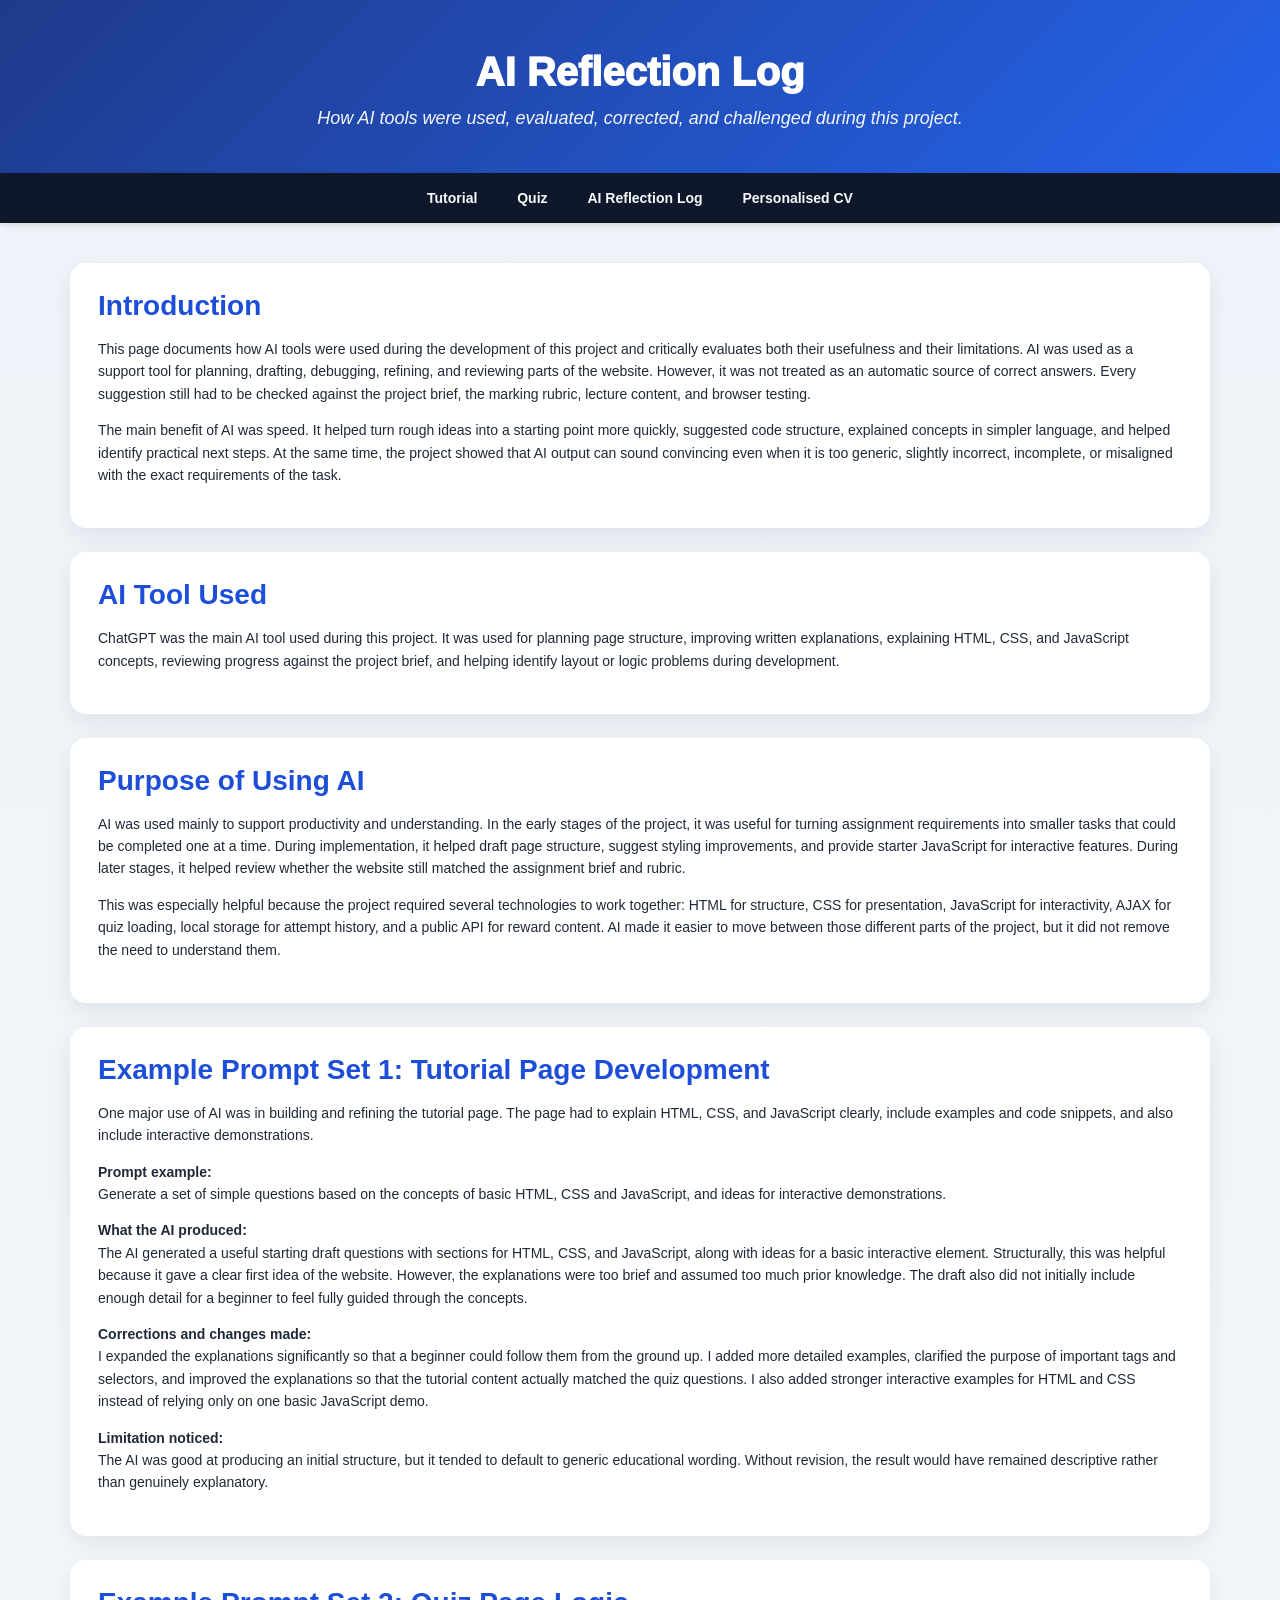
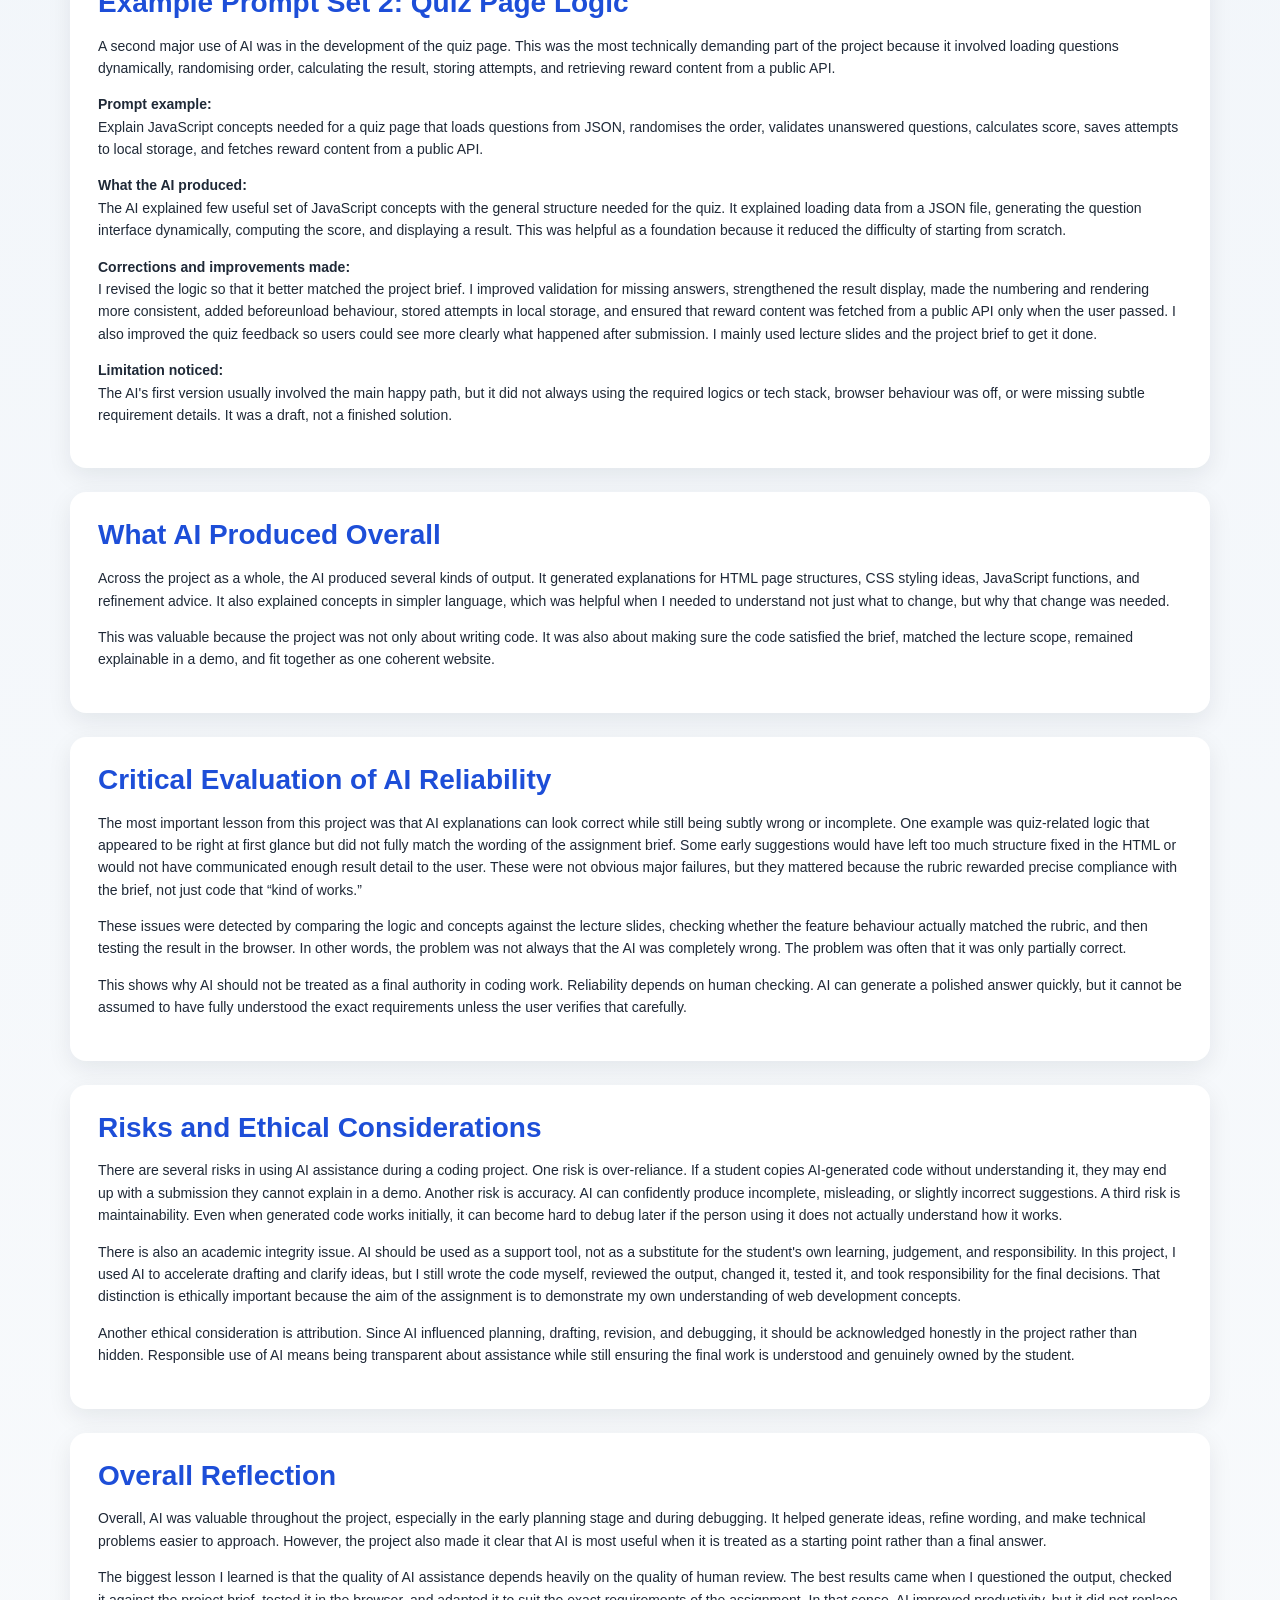
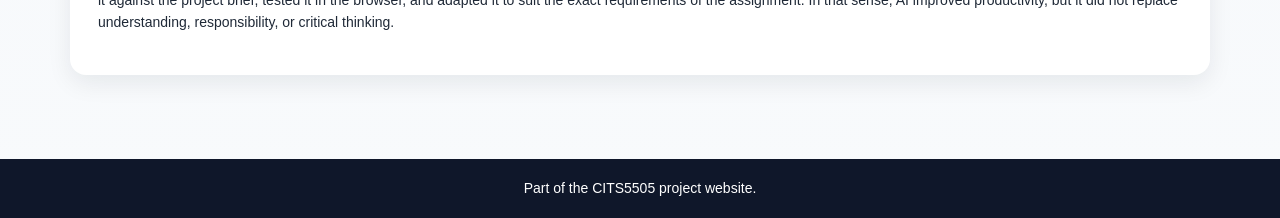
<file: reflection.html>
<!DOCTYPE html>
<html lang="en">
<head>
    <meta charset="UTF-8">
    <meta name="viewport" content="width=device-width, initial-scale=1">
    <title>Web Learning Hub - AI Reflection Log</title>
    <link rel="stylesheet" href="https://cdn.jsdelivr.net/npm/bootstrap@3.4.1/dist/css/bootstrap.min.css">
    <link rel="stylesheet" type="text/css" href="css/style.css">
    <link rel="icon" type="image/png" href="images/code.png">
</head>
<body>
    <header id="main-header">
        <div class="container">
            <h1>AI Reflection Log</h1>
            <p class="tagline">How AI tools were used, evaluated, corrected, and challenged during this project.</p>
        </div>
    </header>

    <nav>
        <div class="container">
            <a href="index.html">Tutorial</a>
            <a href="quiz.html">Quiz</a>
            <a href="reflection.html">AI Reflection Log</a>
            <a href="cv.html">Personalised CV</a>
        </div>
    </nav>

    <main>
        <div class="container">
            <section class="content-section">
                <h2>Introduction</h2>
                <p>
                    This page documents how AI tools were used during the development of this project and critically
                    evaluates both their usefulness and their limitations. AI was used as a support tool for planning,
                    drafting, debugging, refining, and reviewing parts of the website. However, it was not treated as
                    an automatic source of correct answers. Every suggestion still had to be checked against the project
                    brief, the marking rubric, lecture content, and browser testing.
                </p>
                <p>
                    The main benefit of AI was speed. It helped turn rough ideas into a starting point more quickly,
                    suggested code structure, explained concepts in simpler language, and helped identify practical next
                    steps. At the same time, the project showed that AI output can sound convincing even when it is too
                    generic, slightly incorrect, incomplete, or misaligned with the exact requirements of the task.
                </p>
            </section>

            <section class="content-section">
                <h2>AI Tool Used</h2>
                <p>
                    ChatGPT was the main AI tool used during this project. It was used for planning page structure,
                    improving written explanations, explaining HTML, CSS, and JavaScript concepts, reviewing progress
                    against the project brief, and helping identify layout or logic problems during development.
                </p>
            </section>

            <section class="content-section">
                <h2>Purpose of Using AI</h2>
                <p>
                    AI was used mainly to support productivity and understanding. In the early stages of the project,
                    it was useful for turning assignment requirements into smaller tasks that could be completed one at
                    a time. During implementation, it helped draft page structure, suggest styling improvements, and
                    provide starter JavaScript for interactive features. During later stages, it helped review whether
                    the website still matched the assignment brief and rubric.
                </p>
                <p>
                    This was especially helpful because the project required several technologies to work together:
                    HTML for structure, CSS for presentation, JavaScript for interactivity, AJAX for quiz loading,
                    local storage for attempt history, and a public API for reward content. AI made it easier to move
                    between those different parts of the project, but it did not remove the need to understand them.
                </p>
            </section>

            <section class="content-section">
                <h2>Example Prompt Set 1: Tutorial Page Development</h2>
                <p>
                    One major use of AI was in building and refining the tutorial page. The page had to explain HTML,
                    CSS, and JavaScript clearly, include examples and code snippets, and also include interactive
                    demonstrations.
                </p>
                <p>
                    <strong>Prompt example:</strong><br>
                    Generate a set of simple questions based on the concepts of basic HTML, CSS and JavaScript, and ideas for interactive
                    demonstrations.
                </p>
                <p>
                    <strong>What the AI produced:</strong><br>
                    The AI generated a useful starting draft questions with sections for HTML, CSS, and JavaScript, along with
                    ideas for a basic interactive element. Structurally, this was helpful because it gave
                    a clear first idea of the website. However, the explanations were too brief and assumed too much
                    prior knowledge. The draft also did not initially include enough detail for a beginner to feel
                    fully guided through the concepts.
                </p>
                <p>
                    <strong>Corrections and changes made:</strong><br>
                    I expanded the explanations significantly so that a beginner could follow them from the ground up.
                    I added more detailed examples, clarified the purpose of important tags and selectors, and improved
                    the explanations so that the tutorial content actually matched the quiz questions. I also added
                    stronger interactive examples for HTML and CSS instead of relying only on one basic JavaScript demo.
                </p>
                <p>
                    <strong>Limitation noticed:</strong><br>
                    The AI was good at producing an initial structure, but it tended to default to generic educational
                    wording. Without revision, the result would have remained descriptive rather than genuinely
                    explanatory.
                </p>
            </section>

            <section class="content-section">
                <h2>Example Prompt Set 2: Quiz Page Logic</h2>
                <p>
                    A second major use of AI was in the development of the quiz page. This was the most technically
                    demanding part of the project because it involved loading questions dynamically, randomising order,
                    calculating the result, storing attempts, and retrieving reward content from a public API.
                </p>
                <p>
                    <strong>Prompt example:</strong><br>
                    Explain JavaScript concepts needed for a quiz page that loads questions from JSON, randomises the order, validates
                    unanswered questions, calculates score, saves attempts to local storage, and fetches reward content
                    from a public API.
                </p>
                <p>
                    <strong>What the AI produced:</strong><br>
                    The AI explained few useful set of JavaScript concepts with the general structure needed for the quiz. It
                    explained loading data from a JSON file, generating the question interface dynamically, computing
                    the score, and displaying a result. This was helpful as a foundation because it reduced the
                    difficulty of starting from scratch.
                </p>
                <p>
                    <strong>Corrections and improvements made:</strong><br>
                    I revised the logic so that it better matched the project brief. I improved validation for missing
                    answers, strengthened the result display, made the numbering and rendering more consistent, added
                    beforeunload behaviour, stored attempts in local storage, and ensured that reward content was
                    fetched from a public API only when the user passed. I also improved the quiz feedback so users
                    could see more clearly what happened after submission. I mainly used lecture slides and the project brief to get it done.
                </p>
                <p>
                    <strong>Limitation noticed:</strong><br>
                    The AI's first version usually involved the main happy path, but it did not always using the required
                    logics or tech stack, browser behaviour was off, or were missing subtle requirement details. It was a
                    draft, not a finished solution.
                </p>
            </section>

            <section class="content-section">
                <h2>What AI Produced Overall</h2>
                <p>
                    Across the project as a whole, the AI produced several kinds of output. It generated explanations for HTML
                    page structures, CSS styling ideas, JavaScript functions, and refinement advice. It also explained concepts in simpler language, which was helpful when I
                    needed to understand not just what to change, but why that change was needed. 
                </p>
                <p>
                    This was valuable because the project was not only about writing code. It was also about making
                    sure the code satisfied the brief, matched the lecture scope, remained explainable in a demo, and
                    fit together as one coherent website.
                </p>
            </section>

            <section class="content-section">
                <h2>Critical Evaluation of AI Reliability</h2>
                <p>
                    The most important lesson from this project was that AI explanations can look correct while still being
                    subtly wrong or incomplete. One example was quiz-related logic that appeared to be right at first
                    glance but did not fully match the wording of the assignment brief. Some early suggestions would
                    have left too much structure fixed in the HTML or would not have communicated enough result detail
                    to the user. These were not obvious major failures, but they mattered because the rubric rewarded
                    precise compliance with the brief, not just code that “kind of works.”
                </p>
                <p>
                    These issues were detected by comparing the logic and concepts against the lecture slides,
                    checking whether the feature behaviour actually matched the rubric, and then testing the result in
                    the browser. In other words, the problem was not always that the AI was completely wrong.
                    The problem was often that it was only partially correct.
                </p>
                <p>
                    This shows why AI should not be treated as a final authority in coding work. Reliability depends
                    on human checking. AI can generate a polished answer quickly, but it cannot be assumed to have
                    fully understood the exact requirements unless the user verifies that carefully.
                </p>
            </section>

            <section class="content-section">
                <h2>Risks and Ethical Considerations</h2>
                <p>
                    There are several risks in using AI assistance during a coding project. One risk is over-reliance.
                    If a student copies AI-generated code without understanding it, they may end up with a submission
                    they cannot explain in a demo. Another risk is accuracy. AI can confidently produce incomplete,
                    misleading, or slightly incorrect suggestions. A third risk is maintainability. Even when generated
                    code works initially, it can become hard to debug later if the person using it does not actually
                    understand how it works.
                </p>
                <p>
                    There is also an academic integrity issue. AI should be used as a support tool, not as a
                    substitute for the student's own learning, judgement, and responsibility. In this project, I
                    used AI to accelerate drafting and clarify ideas, but I still wrote the code myself, reviewed the output, changed it,
                    tested it, and took responsibility for the final decisions. That distinction is ethically
                    important because the aim of the assignment is to demonstrate my own understanding of web
                    development concepts.
                </p>
                <p>
                    Another ethical consideration is attribution. Since AI influenced planning, drafting, revision,
                    and debugging, it should be acknowledged honestly in the project rather than hidden. Responsible
                    use of AI means being transparent about assistance while still ensuring the final work is
                    understood and genuinely owned by the student.
                </p>
            </section>

            <section class="content-section">
                <h2>Overall Reflection</h2>
                <p>
                    Overall, AI was valuable throughout the project, especially in the early planning stage and during
                    debugging. It helped generate ideas, refine wording, and make technical problems easier to
                    approach. However, the project also made it clear that AI is most useful when it is treated as a
                    starting point rather than a final answer.
                </p>
                <p>
                    The biggest lesson I learned is that the quality of AI assistance depends heavily on the quality of
                    human review. The best results came when I questioned the output, checked it against the project
                    brief, tested it in the browser, and adapted it to suit the exact requirements of the assignment.
                    In that sense, AI improved productivity, but it did not replace understanding, responsibility, or
                    critical thinking.
                </p>
            </section>
        </div>
    </main>

    <footer>
        <div class="container">
            <p>Part of the CITS5505 project website.</p>
        </div>
    </footer>

    <script src="https://cdn.jsdelivr.net/npm/bootstrap@3.4.1/dist/js/bootstrap.min.js"></script>
</body>
</html>
</file>
<file: css/style.css>
* {
    box-sizing: border-box;
}

/* Page background and typography */
body {
    margin: 0;
    padding: 0;
    background: linear-gradient(to bottom, #eef3f9, #f8fafc);
    color: #1f2937;
    font-family: "Helvetica Neue", Arial, sans-serif;
    line-height: 1.6;
}

/* Header */
#main-header {
    background: linear-gradient(135deg, #1e3a8a, #2563eb);
    color: white;
    text-align: center;
    padding: 50px 0 40px 0;
    box-shadow: 0 4px 14px rgba(0, 0, 0, 0.15);
}

#main-header h1,
#main-header p {
    font-family: "Trebuchet MS", Verdana, Arial, sans-serif;
    color: white;
    margin: 0;
}

#main-header h1 {
    font-size: 40px;
    font-weight: 1000;
    margin-bottom: 10px;
}

.tagline {
    font-size: 18px;
    opacity: 0.95;
    font-style: italic;
}

/* Navigation */
nav {
    background-color: #0f172a;
    padding: 14px 0;
    box-shadow: 0 2px 6px rgba(0, 0, 0, 0.12);
}

nav .container {
    text-align: center;
}

nav a {
    color: #f8fafc;
    text-decoration: none;
    margin: 0 18px;
    font-weight: 600;
    display: inline-block;
    transition: color 0.2s ease, transform 0.2s ease;
}

nav a:hover {
    color: #93c5fd;
    transform: translateY(-1px);
    text-decoration: none;
}

/* Main layout */
main {
    padding: 40px 0;
}

/* Content cards */
.content-section {
    background: #ffffff;
    border: none;
    border-radius: 16px;
    padding: 28px;
    margin-bottom: 24px;
    box-shadow: 0 8px 24px rgba(15, 23, 42, 0.08);
}

/* Headings */
h1, h2, h3 {
    margin-top: 0;
}

h2 {
    color: #1d4ed8;
    font-size: 28px;
    font-weight: 700;
    margin-bottom: 16px;
}

h3 {
    color: #334155;
    font-size: 20px;
    font-weight: 600;
    margin-top: 20px;
    margin-bottom: 10px;
}

/* Paragraphs and lists */
p {
    margin-bottom: 14px;
    font-family: Verdana, Arial, sans-serif;
}

ul, ol {
    padding-left: 22px;
    font-family: Verdana, Arial, sans-serif;
}

li {
    margin-bottom: 8px;
    font-family: Verdana, Arial, sans-serif;
}

/* Code blocks */
code {
    background-color: #eff6ff;
    color: #1e40af;
    padding: 2px 6px;
    border-radius: 6px;
    font-family: Consolas, "Courier New", monospace;
}

pre {
    background-color: #0f172a;
    color: #e2e8f0;
    padding: 16px;
    border-radius: 12px;
    overflow-x: auto;
    border: 1px solid #1e293b;
}

pre code {
    background: none;
    color: inherit;
    padding: 0;
}

/* Tables */
table {
    width: 100%;
    background-color: white;
    border-radius: 12px;
    overflow: hidden;
    font-family: Verdana, Arial, sans-serif;
}

th, td {
    vertical-align: middle !important;
}

/* Images */
.feature-image,
.profile-image {
    display: block;
    max-width: 100%;
    height: auto;
    border-radius: 14px;
    border: 3px solid #dbeafe;
    box-shadow: 0 6px 18px rgba(0, 0, 0, 0.12);
    margin: 14px auto 0 auto;
}

.profile-image {
    width: 220px;
}

.feature-image {
    width: 360px;
}

/* Forms */
form {
    background: #f8fafc;
    border: 1px solid #dbeafe;
    border-radius: 14px;
    padding: 20px;
}

fieldset {
    border: 1px solid #bfdbfe;
    border-radius: 12px;
    padding: 18px;
    margin-bottom: 18px;
    background: #ffffff;
}

legend {
    width: auto;
    border: none;
    margin-bottom: 8px;
    padding: 0 8px;
    color: #1d4ed8;
    font-weight: 700;
    font-size: 18px;
}

/* Make quiz options square instead of circular */
input[type="radio"] {
    -webkit-appearance: none;
    appearance: none;
    width: 14px;
    height: 14px;
    border: 1px solid #555555;
    border-radius: 0;
    background-color: white;
    cursor: pointer;
    margin: 0;
    vertical-align: middle;
    position: relative;
    top: -2px;
}

/* Show a filled square when selected */
input[type="radio"]:checked {
    background-color: #1d4ed8;
}

/* Add spacing between the square and the option text */
input[type="radio"] + label {
    margin-left: 8px;
    vertical-align: middle;
    font-weight: normal;
    display: inline-block;
}

/* Buttons */
.btn {
    border-radius: 10px;
    font-weight: 600;
    padding: 10px 18px;
    transition: transform 0.2s ease, box-shadow 0.2s ease;
}

.btn:hover {
    transform: translateY(-1px);
    box-shadow: 0 6px 14px rgba(0, 0, 0, 0.12);
}

.btn-primary {
    background: linear-gradient(135deg, #2563eb, #1d4ed8);
    border: none;
}

.btn-primary:hover {
    background: linear-gradient(135deg, #1d4ed8, #1e40af);
}

.btn-default {
    background: #f8fafc;
    border: 1px solid #cbd5e1;
    color: #1f2937;
}

.btn-default:hover {
    background: #e2e8f0;
    border-color: #94a3b8;
}

/* Output/result boxes */
#demo-output,
#cv-output,
#quiz-result,
#quiz-reward,
#quiz-history,
#html-demo-output,
#css-demo-output {
    background: #f8fbff;
    border: 1px solid #dbeafe;
    border-radius: 12px;
    padding: 14px 16px;
    margin-top: 14px;
    box-shadow: inset 0 1px 2px rgba(0, 0, 0, 0.03);
}

/* HTML live demo section */
.html-live-box {
    background-color: #f3f6fb;
    border: 1px solid #dbeafe;
    border-radius: 16px;
    min-height: 160px;
    padding: 35px 20px;
    text-align: center;
    margin-top: 20px;
    margin-bottom: 20px;
}

#html-live-text {
    color: #1f2937;
    margin: 0;
}

.html-demo-buttons .btn {
    margin-right: 10px;
    margin-bottom: 10px;
}

/* CSS live demo section */
.css-demo-section {
    background: #ffffff;
}

.css-live-box {
    background-color: #f3f6fb;
    border: 1px solid #dbeafe;
    border-radius: 16px;
    min-height: 180px;
    padding: 40px 20px;
    text-align: center;
    margin-top: 20px;
    margin-bottom: 20px;
}

#css-live-text {
    font-size: 26px;
    font-weight: 700;
    color: #1f2937;
    margin: 35px 0;
}

.css-demo-buttons .btn {
    margin-right: 10px;
    margin-bottom: 10px;
}

/* Footer */
footer {
    background: #0f172a;
    color: white;
    text-align: center;
    padding: 18px 0;
    margin-top: 20px;
}

footer p {
    margin: 0;
}

footer a {
    color: #93c5fd;
}

footer a:hover {
    color: white;
    text-decoration: none;
}

/* Make all quiz questions and options use Verdana */
#quiz-container,
#quiz-container p,
#quiz-container label,
#quiz-container legend {
    font-family: Verdana, Arial, sans-serif;
}
</file>
